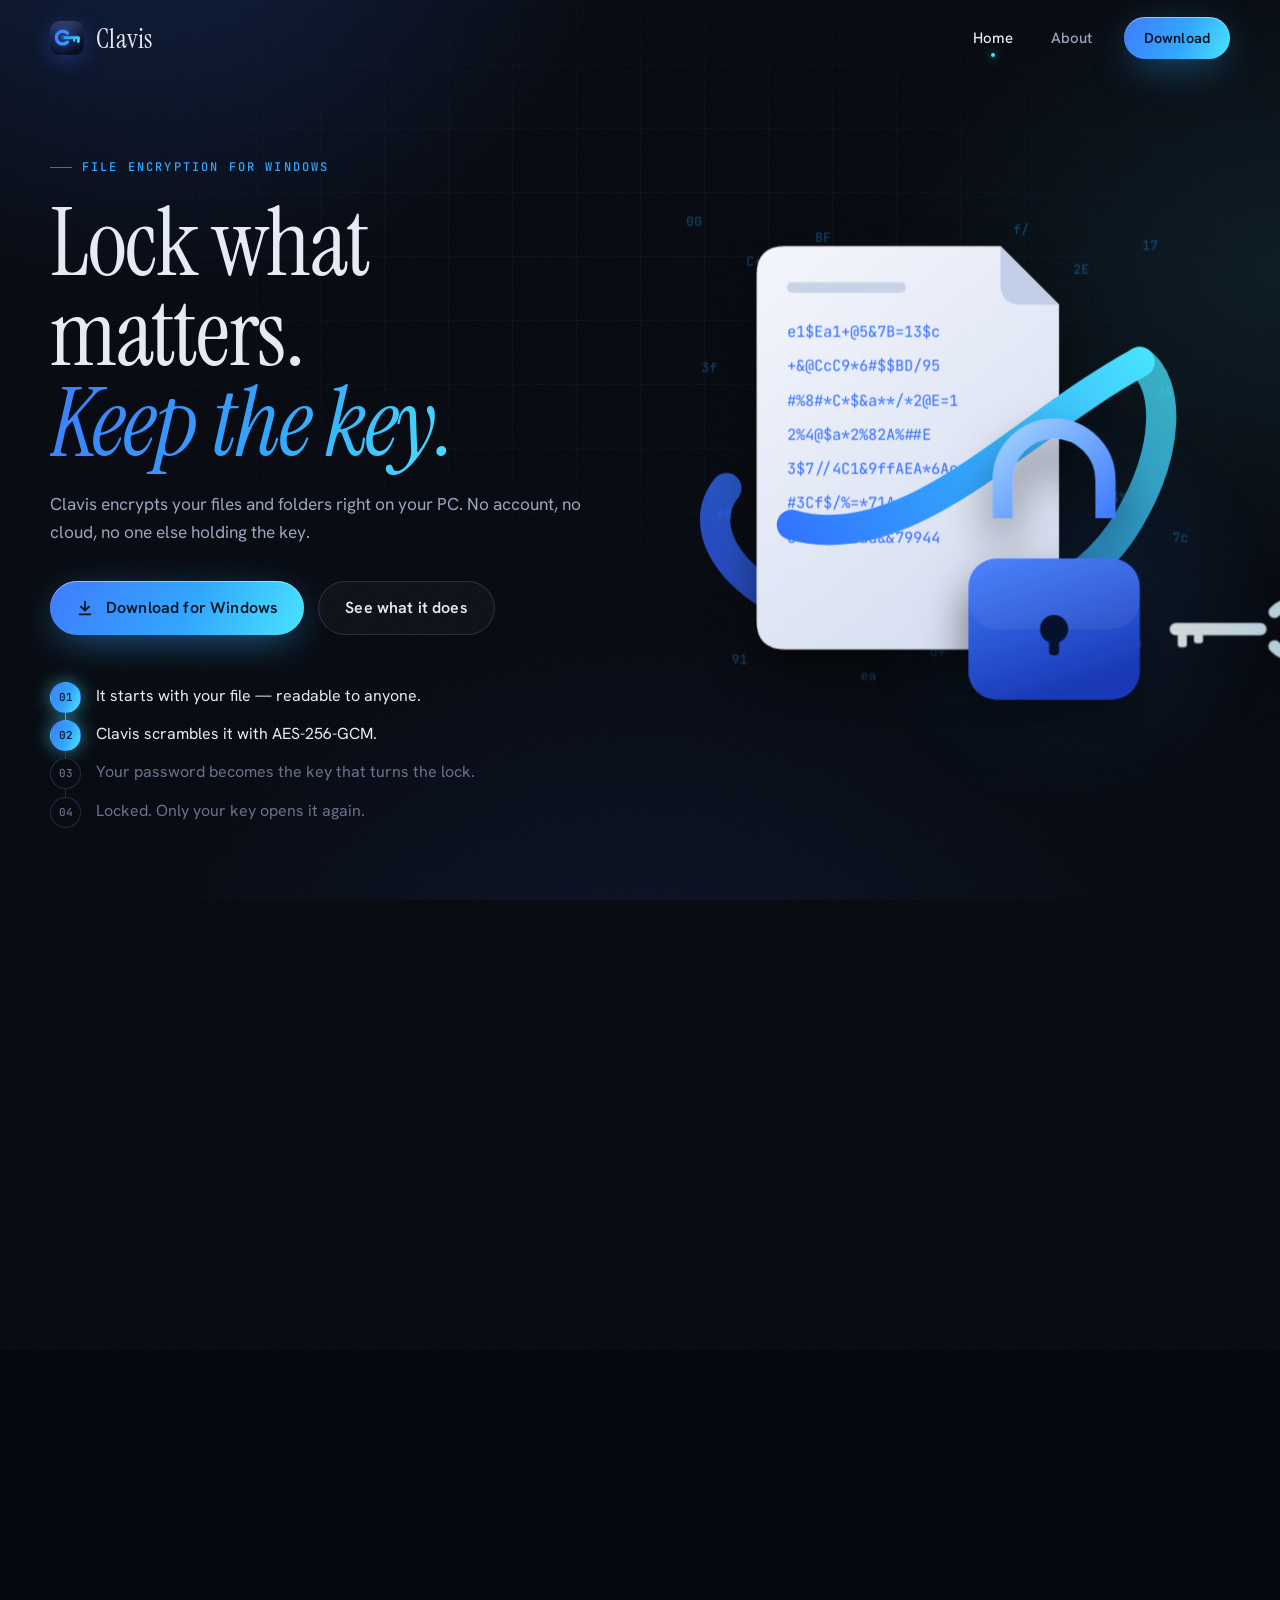
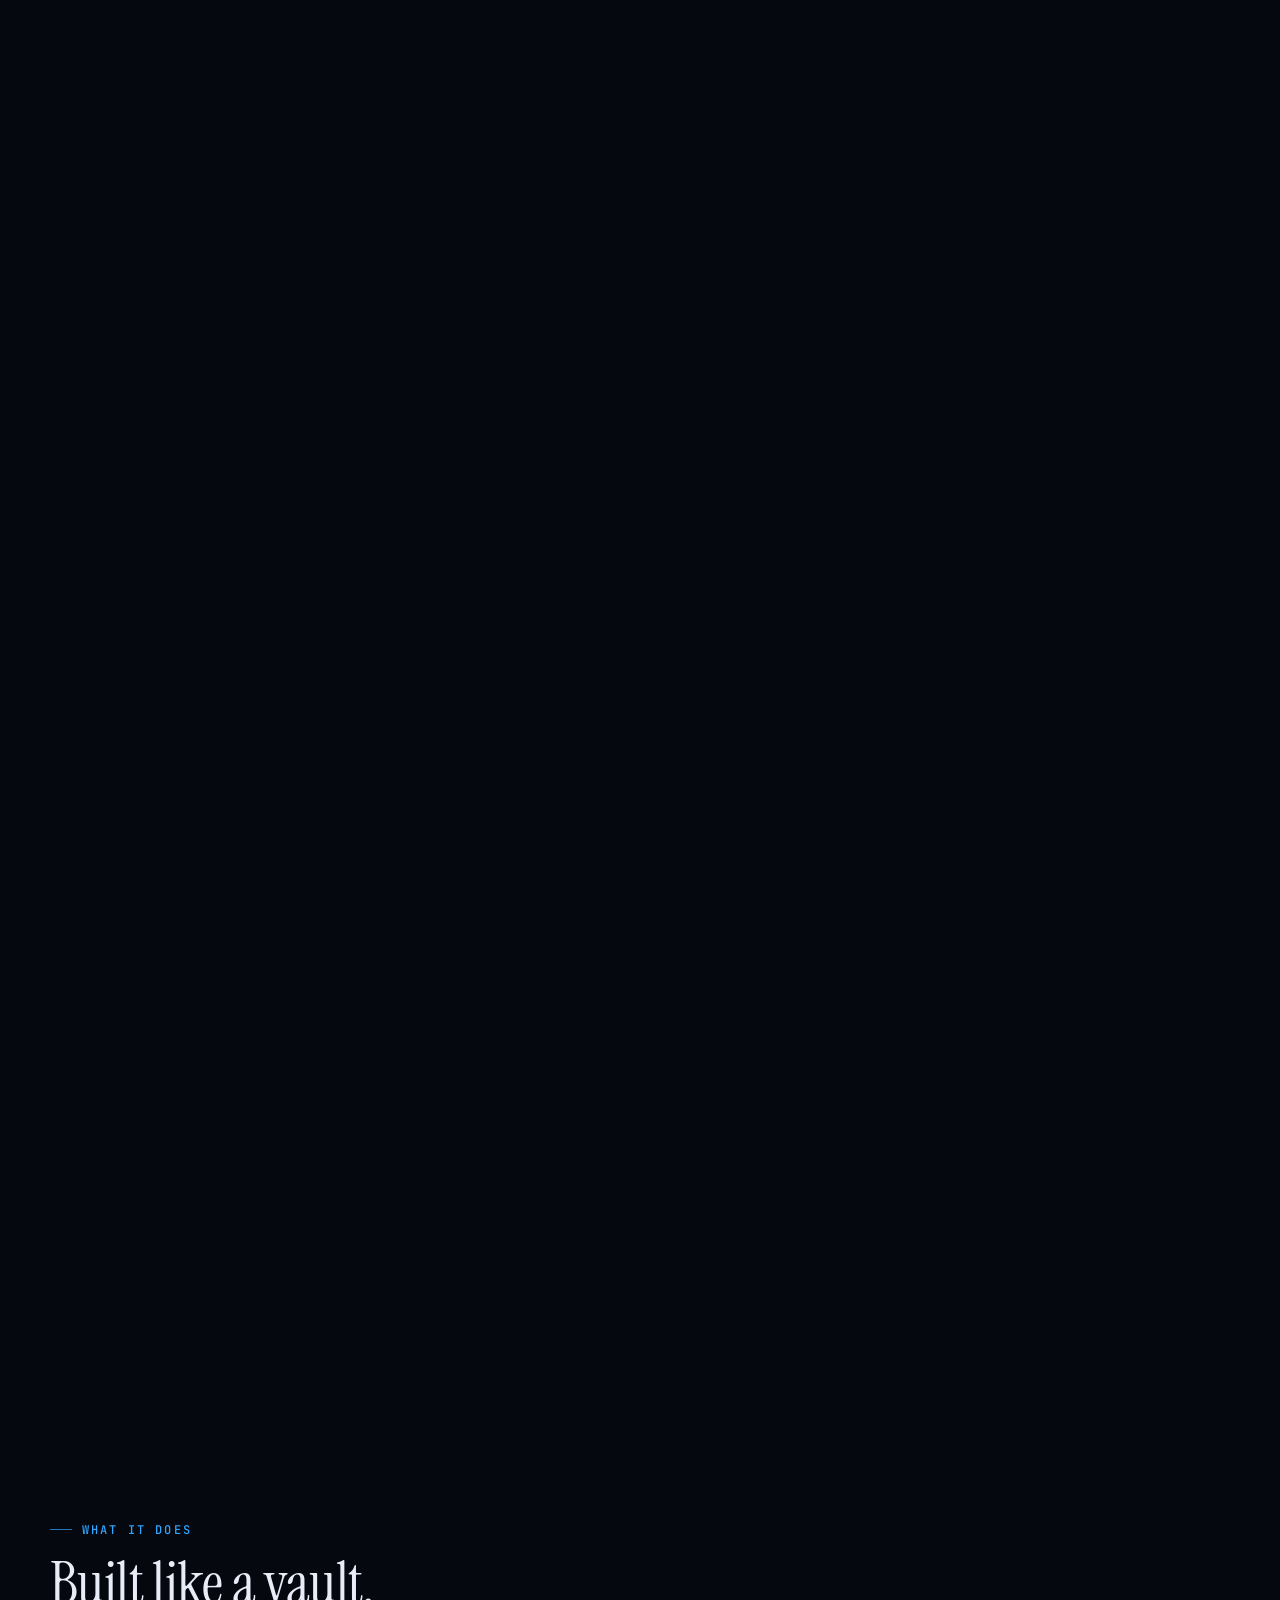
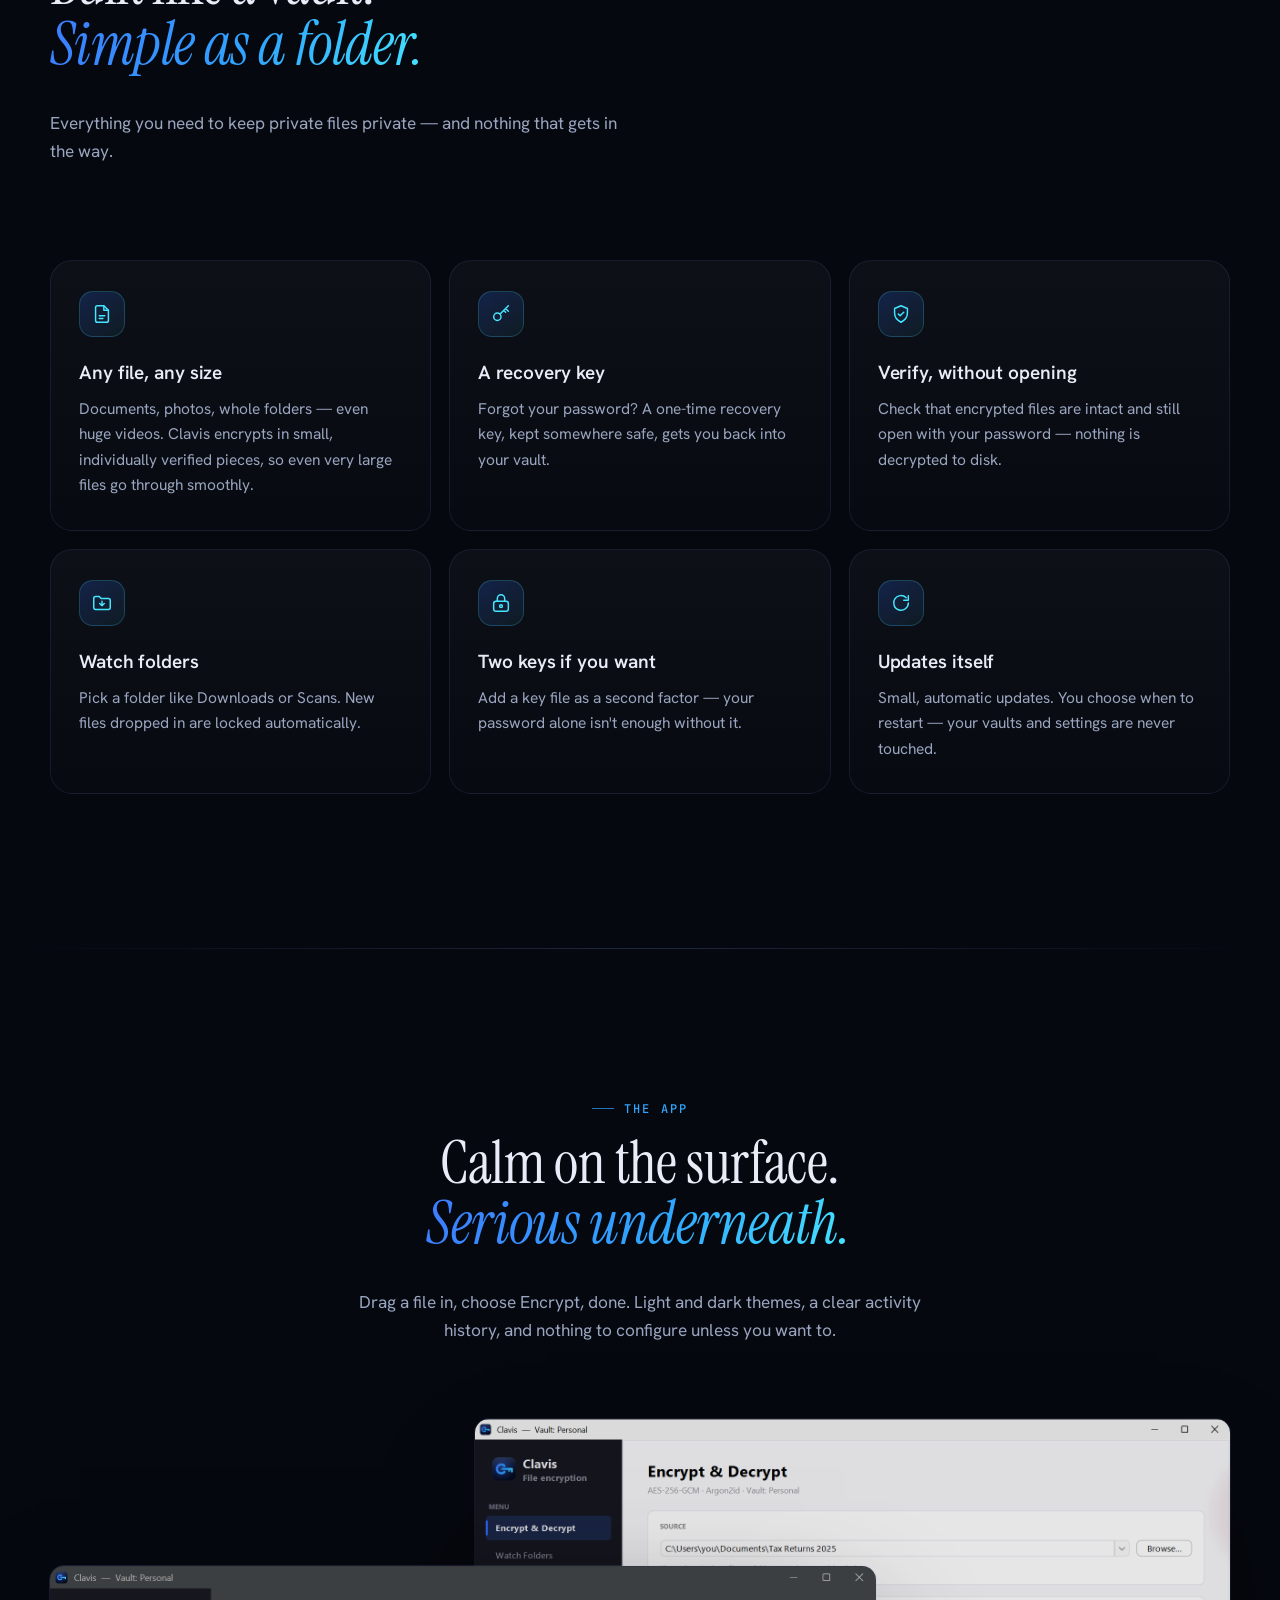
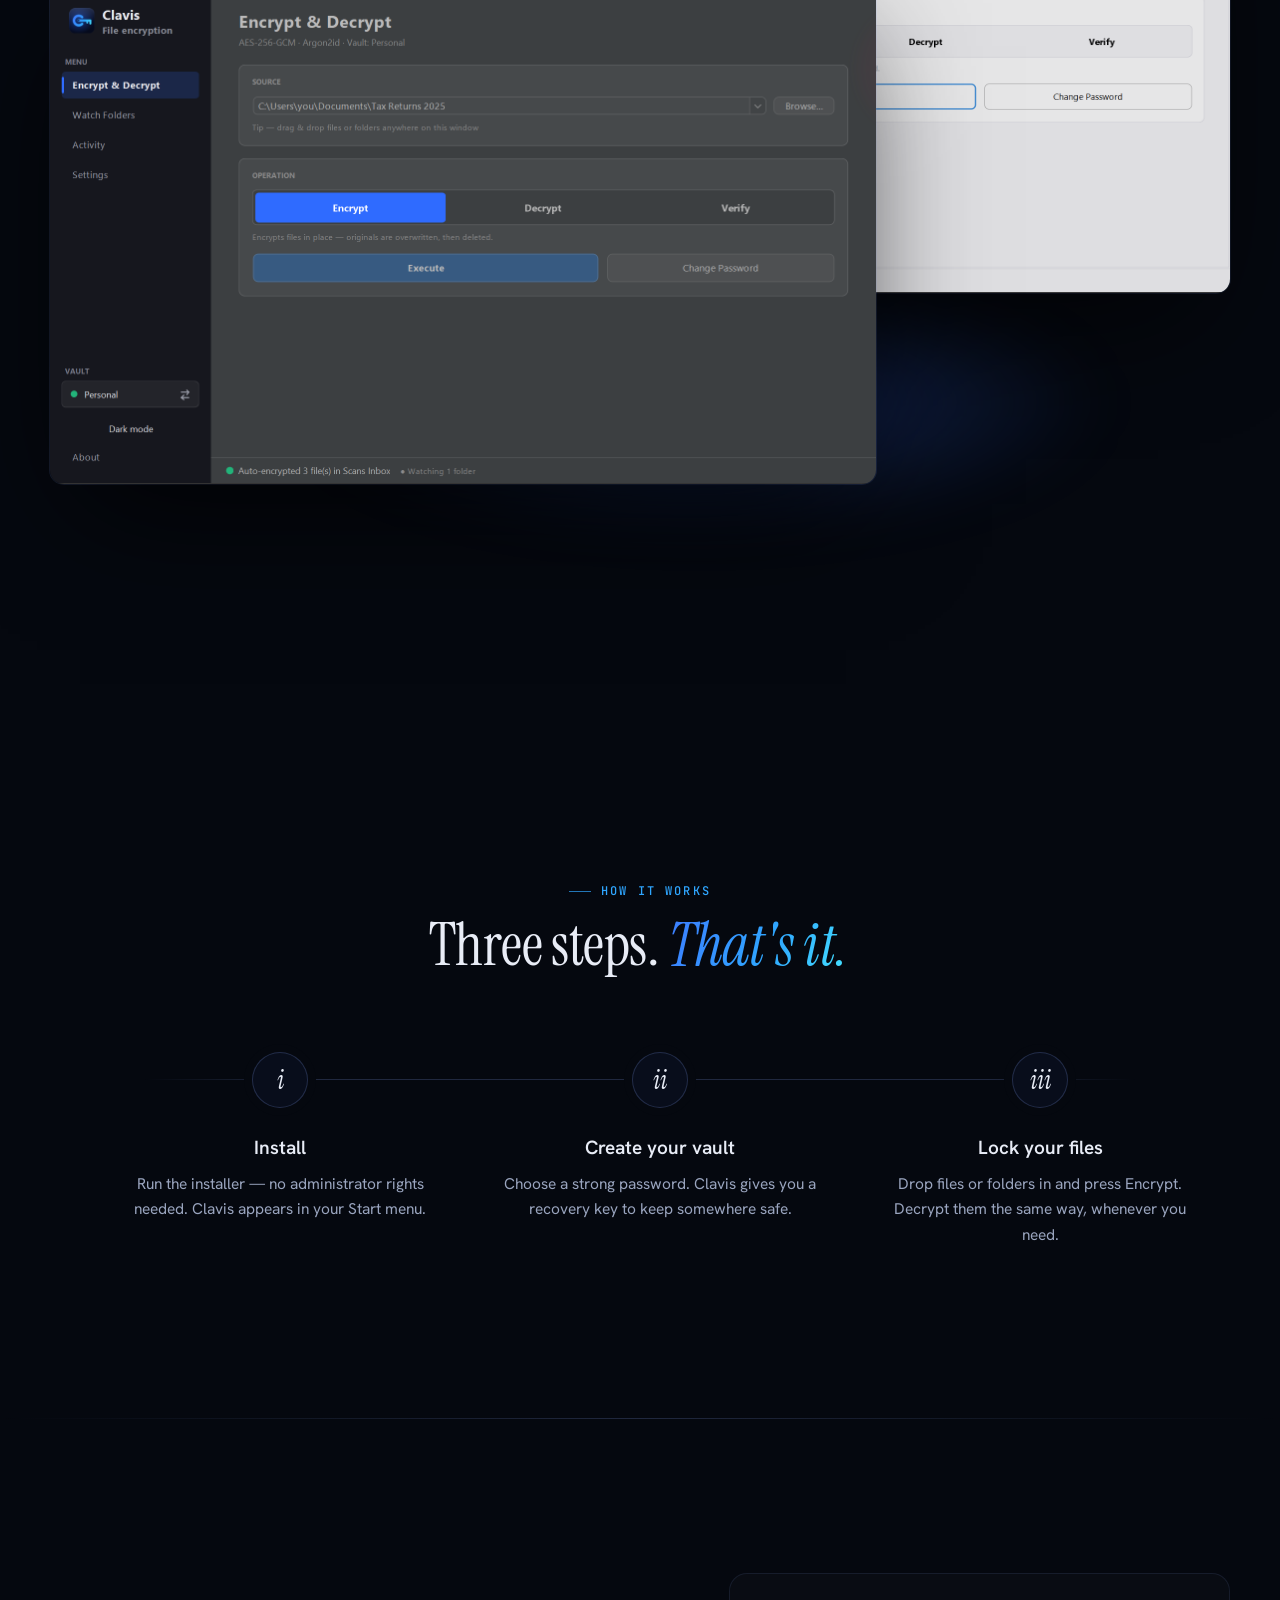
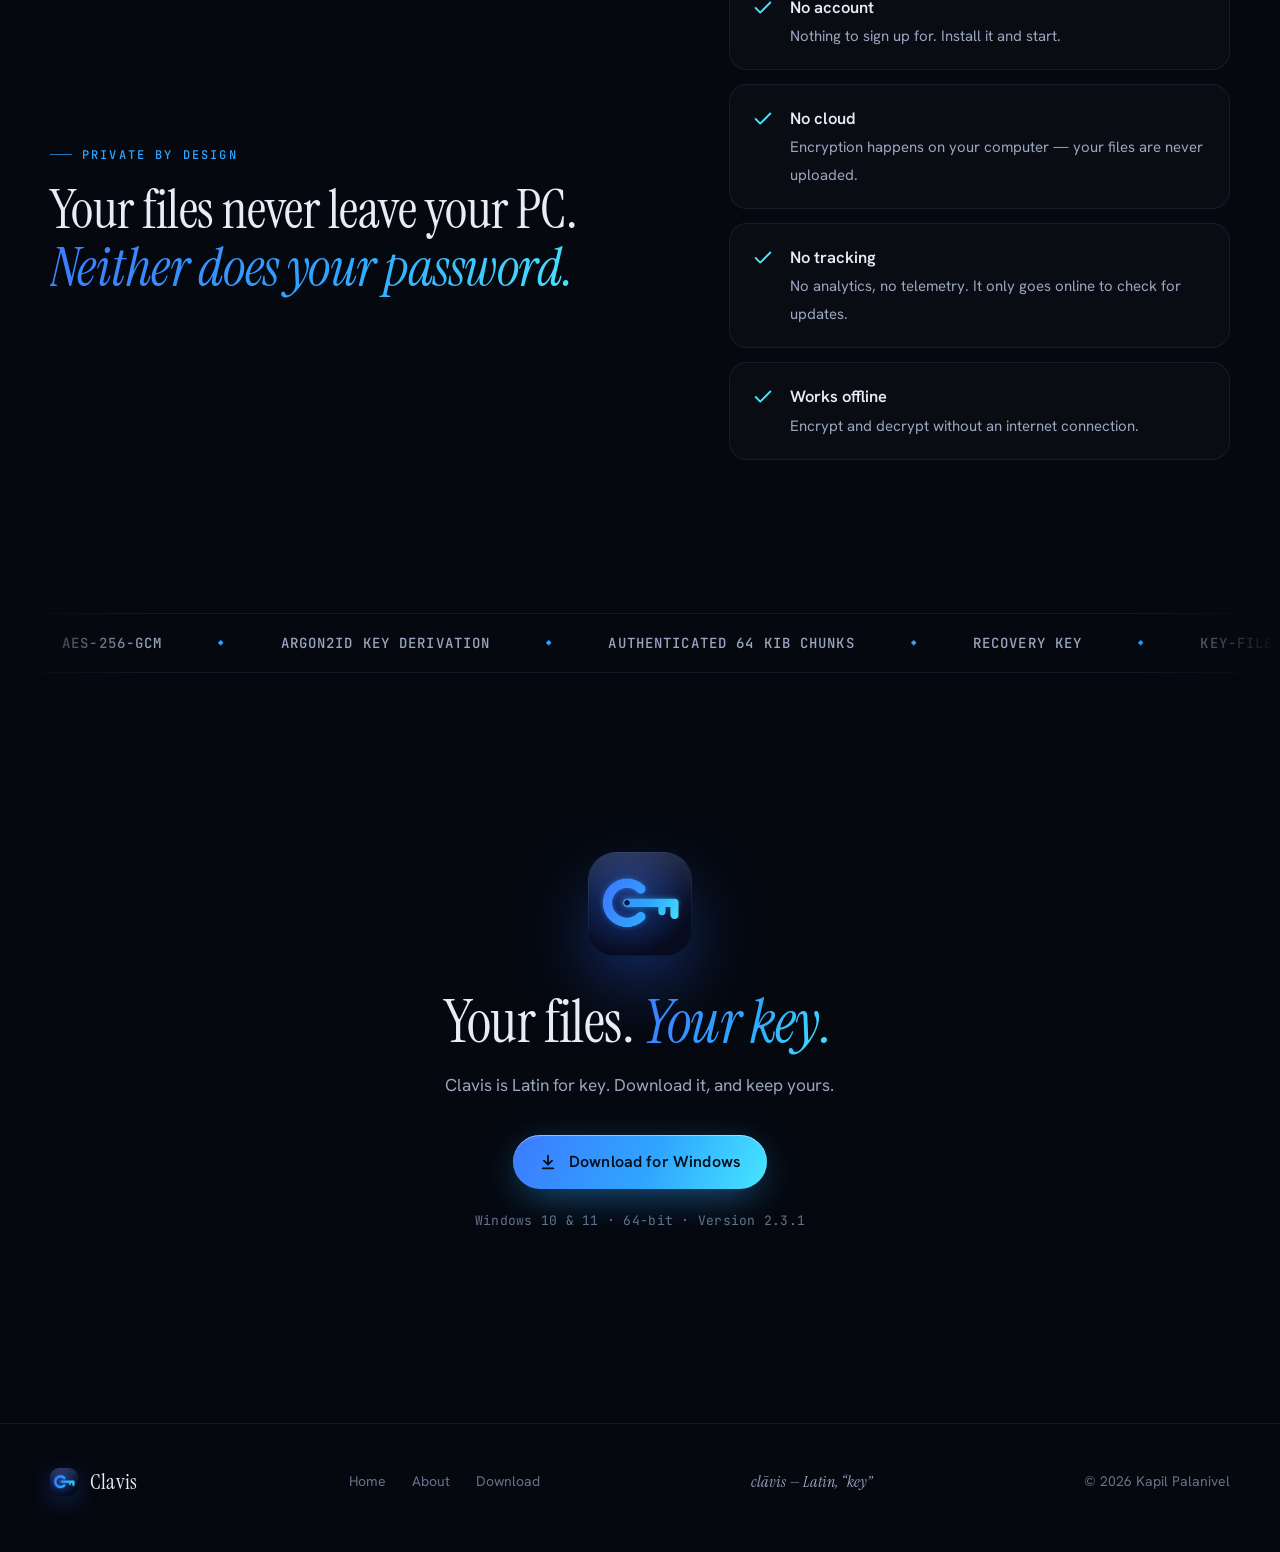
<file: index.html>
<!doctype html>
<html lang="en">
<head>
  <meta charset="utf-8">
  <meta name="viewport" content="width=device-width, initial-scale=1">
  <title>Clavis — File encryption for Windows</title>
  <meta name="description" content="Clavis encrypts your files and folders on your own PC with AES-256-GCM. No account, no cloud — only you hold the key.">
  <meta name="theme-color" content="#05080F">
  <meta property="og:title" content="Clavis — Lock what matters. Keep the key.">
  <meta property="og:description" content="Private, local file encryption for Windows. No account, no cloud.">
  <meta property="og:image" content="https://kapilpalanivel.github.io/clavis/assets/img/og.png">
  <meta name="twitter:card" content="summary_large_image">
  <link rel="icon" href="assets/img/favicon.svg" type="image/svg+xml">
  <link rel="icon" href="assets/img/favicon-32.png" sizes="32x32">
  <link rel="apple-touch-icon" href="assets/img/apple-touch-icon.png">
  <link rel="preconnect" href="https://fonts.googleapis.com">
  <link rel="preconnect" href="https://fonts.gstatic.com" crossorigin>
  <link href="https://fonts.googleapis.com/css2?family=Hanken+Grotesk:wght@400;500;600&family=Instrument+Serif:ital@0;1&family=JetBrains+Mono:wght@400;500&display=swap" rel="stylesheet">
  <link rel="stylesheet" href="assets/css/site.css">
</head>
<body>
  <div class="sky" aria-hidden="true"></div>
  <div class="grain" aria-hidden="true"></div>

  <header class="nav">
    <div class="wrap nav-inner">
      <a class="brand" href="./" aria-label="Clavis home"><img src="assets/img/icon-64.png" alt=""><span>Clavis</span></a>
      <button class="menu-btn" aria-label="Menu" aria-expanded="false">
        <svg width="20" height="20" viewBox="0 0 20 20" fill="none" stroke="currentColor" stroke-width="1.6" stroke-linecap="round"><path d="M3 6h14M3 14h14"/></svg>
      </button>
      <nav class="nav-links" aria-label="Main">
        <a href="./" aria-current="page">Home</a>
        <a href="about.html">About</a>
        <a class="btn btn-primary" href="download.html">Download</a>
      </nav>
    </div>
  </header>

  <main>
    <!-- Scroll story: a document becomes ciphertext, a ribbon wraps it, the key turns, the lock clicks shut. -->
    <section class="story" id="story">
      <div class="wrap stage">
        <div class="story-copy intro">
          <span class="eyebrow">File encryption for Windows</span>
          <h1 class="display">Lock what matters.<br><em>Keep the key.</em></h1>
          <p class="now" aria-live="polite"></p>
          <p class="lede">Clavis encrypts your files and folders right on your PC. No account, no cloud, no one else holding the key.</p>
          <div class="btn-row">
            <a class="btn btn-primary" href="download.html">
              <svg viewBox="0 0 20 20" fill="none" stroke="currentColor" stroke-width="2" stroke-linecap="round" stroke-linejoin="round"><path d="M10 3v10M5.5 8.5 10 13l4.5-4.5M4 17h12"/></svg>
              Download for Windows
            </a>
            <a class="btn btn-ghost" href="#features">See what it does</a>
          </div>
          <ol class="steps" aria-label="How Clavis protects a file">
            <li><b>01</b><span>It starts with your file — readable to anyone.</span></li>
            <li><b>02</b><span>Clavis scrambles it with AES-256-GCM.</span></li>
            <li><b>03</b><span>Your password becomes the key that turns the lock.</span></li>
            <li><b>04</b><span>Locked. Only your key opens it again.</span></li>
          </ol>
        </div>

        <div class="scene-wrap">
          <svg class="scene" id="scene" viewBox="0 0 560 600" role="img" aria-label="A document turns into ciphertext, a ribbon wraps around it and a padlock locks as you scroll">
            <defs>
              <linearGradient id="paper" x1="0" y1="0" x2="0.6" y2="1">
                <stop offset="0" stop-color="#F6F8FE"/><stop offset="1" stop-color="#D9E1F4"/>
              </linearGradient>
              <linearGradient id="ribbon" gradientUnits="userSpaceOnUse" x1="60" y1="420" x2="480" y2="160">
                <stop offset="0" stop-color="#2F5BFF"/><stop offset=".55" stop-color="#2FA6FF"/><stop offset="1" stop-color="#46E6FF"/>
              </linearGradient>
              <linearGradient id="body" x1="0" y1="0" x2="0.4" y2="1">
                <stop offset="0" stop-color="#3D7BFF"/><stop offset="1" stop-color="#1636B8"/>
              </linearGradient>
              <linearGradient id="shackleG" x1="0" y1="0" x2="1" y2="1">
                <stop offset="0" stop-color="#9FD2FF"/><stop offset="1" stop-color="#3D7BFF"/>
              </linearGradient>
              <linearGradient id="keyG" gradientUnits="userSpaceOnUse" x1="-30" y1="-30" x2="130" y2="30">
                <stop offset="0" stop-color="#FFFFFF"/><stop offset="1" stop-color="#BDEBFF"/>
              </linearGradient>
              <radialGradient id="glowG" cx=".5" cy=".5" r=".5">
                <stop offset="0" stop-color="#2F8CFF" stop-opacity=".55"/><stop offset="1" stop-color="#2F8CFF" stop-opacity="0"/>
              </radialGradient>
              <filter id="shadow" x="-30%" y="-30%" width="160%" height="170%">
                <feDropShadow dx="0" dy="24" stdDeviation="22" flood-color="#000" flood-opacity=".55"/>
              </filter>
              <clipPath id="keyClip"><rect x="0" y="-120" width="400" height="240"/></clipPath>
            </defs>

            <circle id="lock-glow" cx="400" cy="420" r="210" fill="url(#glowG)" style="opacity:.25"/>
            <g id="bits" class="bits" style="opacity:.15"></g>

            <path id="ribbon-back" d="M 60 300 C 20 350, 90 430, 210 438 C 330 446, 420 400, 460 330 C 500 262, 500 196, 470 175"
                  fill="none" stroke="url(#ribbon)" stroke-width="30" stroke-linecap="round" opacity=".75"/>

            <g id="doc" filter="url(#shadow)">
              <path d="M 118 60 H 332 L 390 118 V 432 Q 390 460 362 460 H 118 Q 90 460 90 432 V 88 Q 90 60 118 60 Z" fill="url(#paper)"/>
              <path d="M 332 60 L 390 118 H 352 Q 332 118 332 98 Z" fill="#C4CFEA"/>
              <rect x="120" y="96" width="118" height="10" rx="5" fill="#C9D3EA"/>
              <g id="doc-lines" font-size="15">
                <text x="120" y="150">Q3 budget - final</text>
                <text x="120" y="184">passport_scan.jpg</text>
                <text x="120" y="218">Dear Maya, the safe</text>
                <text x="120" y="252">code is 4 1 7 7.</text>
                <text x="120" y="286">tax_return_2025.pdf</text>
                <text x="120" y="320">family photos/</text>
                <text x="120" y="354">call the bank Fri</text>
              </g>
            </g>

            <path id="ribbon-front" d="M 470 175 C 330 250, 200 420, 60 300"
                  fill="none" stroke="url(#ribbon)" stroke-width="30" stroke-linecap="round"/>

            <g transform="translate(300 330)" filter="url(#shadow)">
              <path id="shackle" d="M 34 46 V 8 A 51 51 0 0 1 136 8 V 46" fill="none" stroke="url(#shackleG)" stroke-width="20"/>
              <rect x="0" y="40" width="170" height="140" rx="28" fill="url(#body)"/>
              <rect x="0" y="40" width="170" height="70" rx="28" fill="#FFFFFF" opacity=".06"/>
              <g transform="translate(85 110)">
                <g id="keyhole-slot">
                  <circle r="14" fill="#06112B"/>
                  <rect x="-5" y="0" width="10" height="26" rx="4" fill="#06112B"/>
                </g>
                <circle id="click-ring" r="14" fill="none" stroke="#46E6FF" stroke-width="2" style="opacity:0"/>
                <g clip-path="url(#keyClip)">
                  <g id="key" transform="translate(150 0)" style="opacity:0">
                    <rect x="-34" y="-6" width="96" height="12" rx="6" fill="url(#keyG)"/>
                    <rect x="-26" y="4" width="9" height="14" rx="3" fill="url(#keyG)"/>
                    <rect x="-10" y="4" width="9" height="10" rx="3" fill="url(#keyG)"/>
                    <g id="key-bow">
                      <path d="M 70 -17 A 25 25 0 1 1 70 17" fill="none" stroke="url(#keyG)" stroke-width="12" stroke-linecap="round"/>
                    </g>
                  </g>
                </g>
              </g>
            </g>
          </svg>
        </div>
      </div>
      <div class="scroll-hint" aria-hidden="true"><span>Scroll to lock</span><i></i></div>
    </section>

    <section class="block" id="features">
      <div class="wrap">
        <div class="block-head" data-reveal>
          <span class="eyebrow">What it does</span>
          <h2 class="h2">Built like a vault.<br><em>Simple as a folder.</em></h2>
          <p class="lede">Everything you need to keep private files private — and nothing that gets in the way.</p>
        </div>
        <div class="features">
          <article class="card" data-reveal>
            <div class="ico"><svg viewBox="0 0 24 24" fill="none" stroke="currentColor" stroke-width="1.6" stroke-linecap="round" stroke-linejoin="round"><path d="M14 3H7a2 2 0 0 0-2 2v14a2 2 0 0 0 2 2h10a2 2 0 0 0 2-2V8z"/><path d="M14 3v5h5"/><path d="M9 14h6M9 17h4"/></svg></div>
            <h3>Any file, any size</h3>
            <p>Documents, photos, whole folders — even huge videos. Clavis encrypts in small, individually verified pieces, so even very large files go through smoothly.</p>
          </article>
          <article class="card" data-reveal style="--d:.06s">
            <div class="ico"><svg viewBox="0 0 24 24" fill="none" stroke="currentColor" stroke-width="1.6" stroke-linecap="round" stroke-linejoin="round"><circle cx="8" cy="15" r="4"/><path d="m11 12 9-9M17 6l3 3M15 8l2 2"/></svg></div>
            <h3>A recovery key</h3>
            <p>Forgot your password? A one-time recovery key, kept somewhere safe, gets you back into your vault.</p>
          </article>
          <article class="card" data-reveal style="--d:.12s">
            <div class="ico"><svg viewBox="0 0 24 24" fill="none" stroke="currentColor" stroke-width="1.6" stroke-linecap="round" stroke-linejoin="round"><path d="M12 3 5 6v5c0 4.5 3 8 7 10 4-2 7-5.5 7-10V6z"/><path d="m9 12 2 2 4-4"/></svg></div>
            <h3>Verify, without opening</h3>
            <p>Check that encrypted files are intact and still open with your password — nothing is decrypted to disk.</p>
          </article>
          <article class="card" data-reveal>
            <div class="ico"><svg viewBox="0 0 24 24" fill="none" stroke="currentColor" stroke-width="1.6" stroke-linecap="round" stroke-linejoin="round"><path d="M3 7a2 2 0 0 1 2-2h4l2 2h8a2 2 0 0 1 2 2v8a2 2 0 0 1-2 2H5a2 2 0 0 1-2-2z"/><path d="M12 10v5M9.5 12.5 12 15l2.5-2.5"/></svg></div>
            <h3>Watch folders</h3>
            <p>Pick a folder like Downloads or Scans. New files dropped in are locked automatically.</p>
          </article>
          <article class="card" data-reveal style="--d:.06s">
            <div class="ico"><svg viewBox="0 0 24 24" fill="none" stroke="currentColor" stroke-width="1.6" stroke-linecap="round" stroke-linejoin="round"><rect x="4" y="10" width="16" height="11" rx="2.5"/><path d="M8 10V7a4 4 0 0 1 8 0v3"/><circle cx="12" cy="15.5" r="1.5"/></svg></div>
            <h3>Two keys if you want</h3>
            <p>Add a key file as a second factor — your password alone isn't enough without it.</p>
          </article>
          <article class="card" data-reveal style="--d:.12s">
            <div class="ico"><svg viewBox="0 0 24 24" fill="none" stroke="currentColor" stroke-width="1.6" stroke-linecap="round" stroke-linejoin="round"><path d="M20 12a8 8 0 1 1-2.3-5.7"/><path d="M20 4v5h-5"/></svg></div>
            <h3>Updates itself</h3>
            <p>Small, automatic updates. You choose when to restart — your vaults and settings are never touched.</p>
          </article>
        </div>
      </div>
    </section>

    <div class="rule"></div>

    <section class="block" id="app">
      <div class="wrap">
        <div class="block-head center" data-reveal>
          <span class="eyebrow">The app</span>
          <h2 class="h2">Calm on the surface.<br><em>Serious underneath.</em></h2>
          <p class="lede">Drag a file in, choose Encrypt, done. Light and dark themes, a clear activity history, and nothing to configure unless you want to.</p>
        </div>
        <div class="windows" data-reveal>
          <div class="window back"><img src="assets/img/app-light.png" alt="Clavis in light mode" width="1658" height="1040" loading="lazy"></div>
          <div class="window front"><img src="assets/img/app-dark.png" alt="Clavis main window in dark mode: encrypt, decrypt and verify" width="1658" height="1040" loading="lazy"></div>
        </div>
        <div class="tags" data-reveal>
          <span class="tag">Drag &amp; drop</span><span class="tag">Encrypt · Decrypt · Verify</span><span class="tag">Multiple vaults</span>
          <span class="tag">Activity history</span><span class="tag">Light &amp; dark</span><span class="tag">Auto-lock on sleep</span>
        </div>
      </div>
    </section>

    <section class="block" id="how">
      <div class="wrap">
        <div class="block-head center" data-reveal>
          <span class="eyebrow">How it works</span>
          <h2 class="h2">Three steps. <em>That's it.</em></h2>
        </div>
        <ol class="how">
          <li data-reveal><div class="n">i</div><h3>Install</h3><p>Run the installer — no administrator rights needed. Clavis appears in your Start menu.</p></li>
          <li data-reveal style="--d:.08s"><div class="n">ii</div><h3>Create your vault</h3><p>Choose a strong password. Clavis gives you a recovery key to keep somewhere safe.</p></li>
          <li data-reveal style="--d:.16s"><div class="n">iii</div><h3>Lock your files</h3><p>Drop files or folders in and press Encrypt. Decrypt them the same way, whenever you need.</p></li>
        </ol>
      </div>
    </section>

    <div class="rule"></div>

    <section class="block" id="privacy">
      <div class="wrap privacy">
        <div data-reveal>
          <span class="eyebrow">Private by design</span>
          <p class="statement">Your files never leave your PC. <em>Neither does your password.</em></p>
        </div>
        <ul class="checks">
          <li data-reveal><svg viewBox="0 0 24 24" fill="none" stroke="currentColor" stroke-width="2" stroke-linecap="round" stroke-linejoin="round"><path d="M20 6 9 17l-5-5"/></svg><div><b>No account</b><span>Nothing to sign up for. Install it and start.</span></div></li>
          <li data-reveal style="--d:.06s"><svg viewBox="0 0 24 24" fill="none" stroke="currentColor" stroke-width="2" stroke-linecap="round" stroke-linejoin="round"><path d="M20 6 9 17l-5-5"/></svg><div><b>No cloud</b><span>Encryption happens on your computer — your files are never uploaded.</span></div></li>
          <li data-reveal style="--d:.12s"><svg viewBox="0 0 24 24" fill="none" stroke="currentColor" stroke-width="2" stroke-linecap="round" stroke-linejoin="round"><path d="M20 6 9 17l-5-5"/></svg><div><b>No tracking</b><span>No analytics, no telemetry. It only goes online to check for updates.</span></div></li>
          <li data-reveal style="--d:.18s"><svg viewBox="0 0 24 24" fill="none" stroke="currentColor" stroke-width="2" stroke-linecap="round" stroke-linejoin="round"><path d="M20 6 9 17l-5-5"/></svg><div><b>Works offline</b><span>Encrypt and decrypt without an internet connection.</span></div></li>
        </ul>
      </div>
    </section>

    <div class="marquee" aria-hidden="true">
      <div class="marquee-track">
        <span>AES-256-GCM</span><span>Argon2id key derivation</span><span>Authenticated 64 KiB chunks</span><span>Recovery key</span><span>Key-file two-factor</span><span>Windows 10 &amp; 11</span>
        <span>AES-256-GCM</span><span>Argon2id key derivation</span><span>Authenticated 64 KiB chunks</span><span>Recovery key</span><span>Key-file two-factor</span><span>Windows 10 &amp; 11</span>
      </div>
    </div>

    <section class="cta">
      <div class="wrap" data-reveal>
        <img class="mark" src="assets/img/icon-192.png" alt="" width="104" height="104">
        <h2 class="h2">Your files. <em>Your key.</em></h2>
        <p class="lede">Clavis is Latin for key. Download it, and keep yours.</p>
        <div class="btn-row">
          <a class="btn btn-primary" href="download.html">
            <svg viewBox="0 0 20 20" fill="none" stroke="currentColor" stroke-width="2" stroke-linecap="round" stroke-linejoin="round"><path d="M10 3v10M5.5 8.5 10 13l4.5-4.5M4 17h12"/></svg>
            Download for Windows
          </a>
        </div>
        <p class="fineprint">Windows 10 &amp; 11 · 64-bit · Version <span data-release="version">2.3.0</span></p>
      </div>
    </section>
  </main>

  <footer class="footer">
    <div class="wrap">
      <a class="brand" href="./"><img src="assets/img/icon-64.png" alt=""><span>Clavis</span></a>
      <nav aria-label="Footer"><a href="./">Home</a><a href="about.html">About</a><a href="download.html">Download</a></nav>
      <span class="latin">clāvis — Latin, “key”</span>
      <span>© <span data-year>2026</span> Kapil Palanivel</span>
    </div>
  </footer>

  <script src="assets/js/site.js" defer></script>
</body>
</html>
</file>
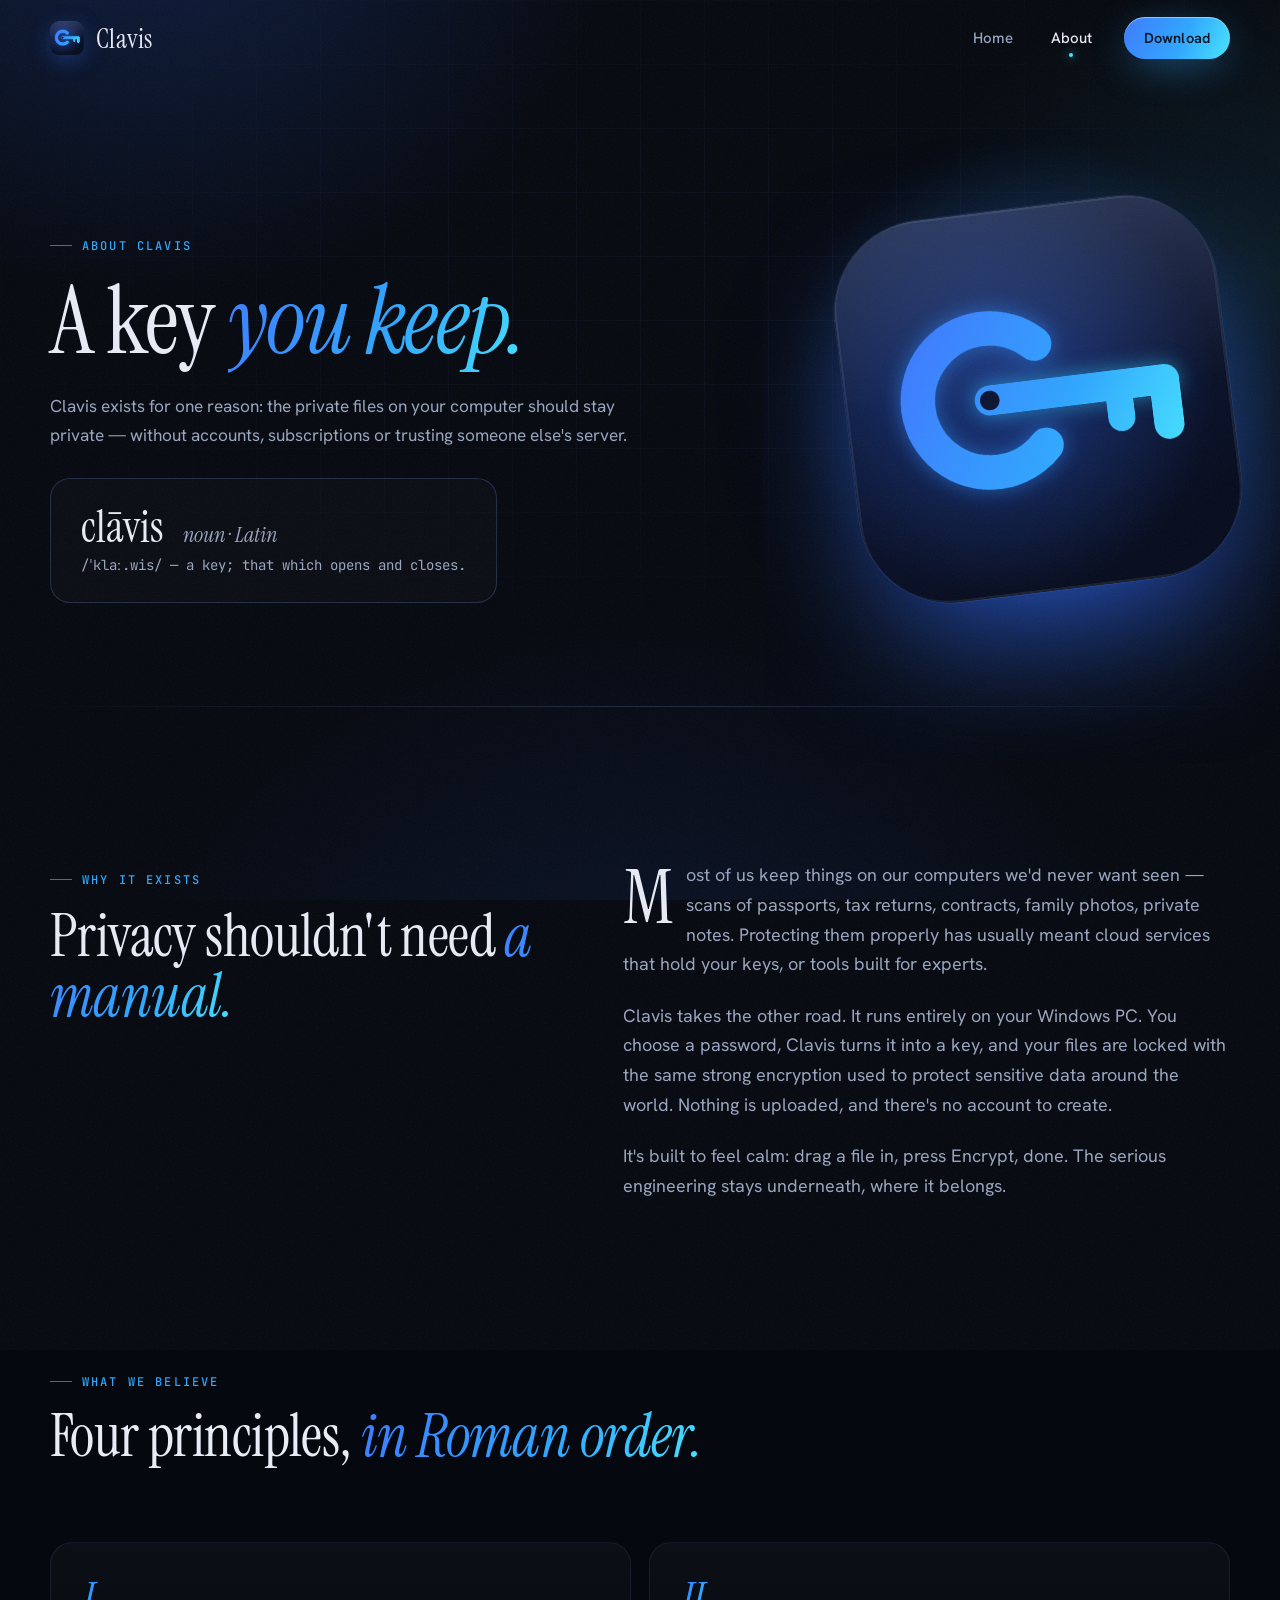
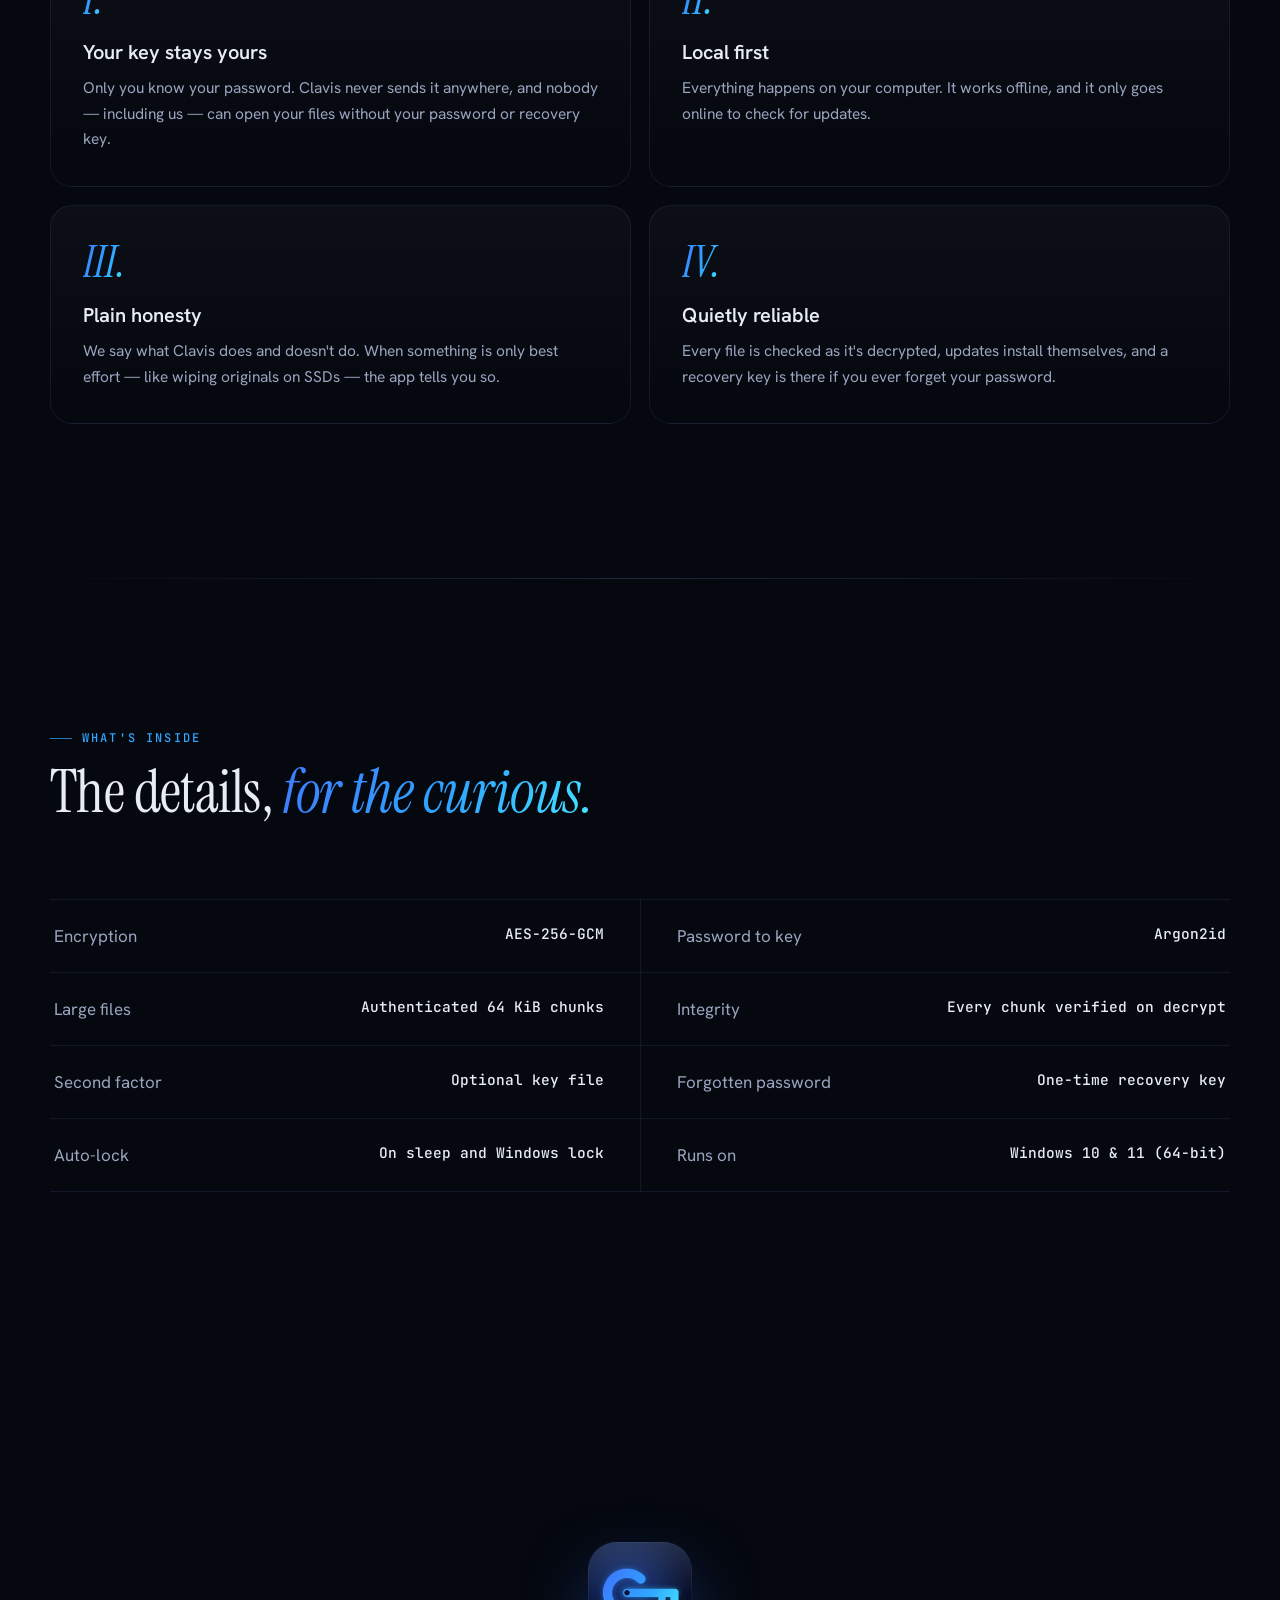
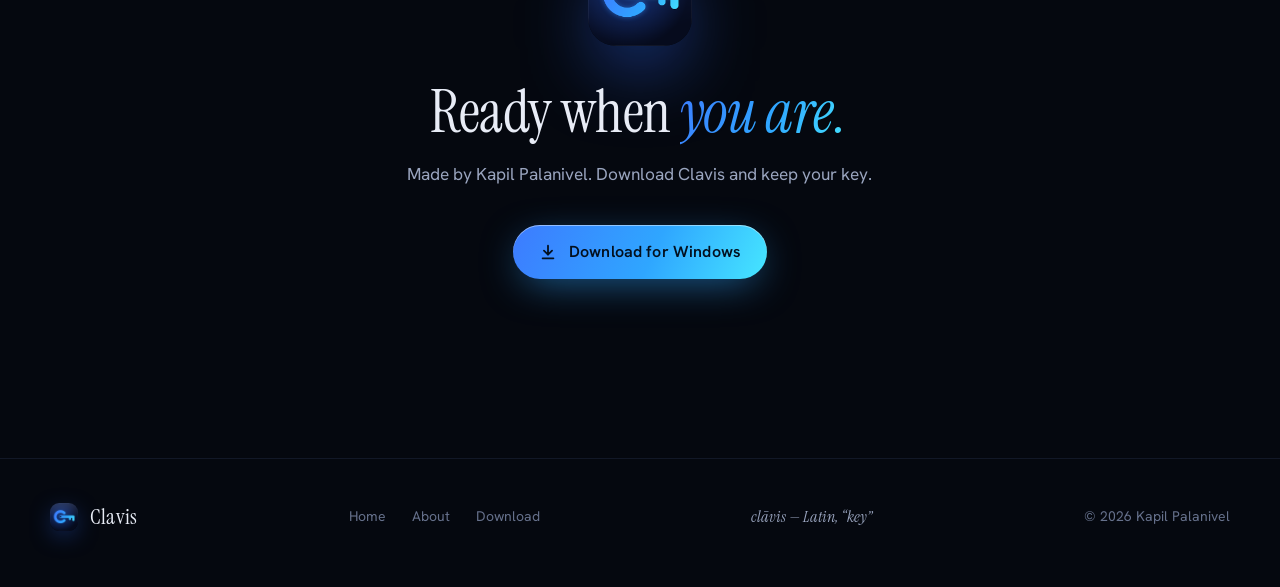
<file: about.html>
<!doctype html>
<html lang="en">
<head>
  <meta charset="utf-8">
  <meta name="viewport" content="width=device-width, initial-scale=1">
  <title>About — Clavis</title>
  <meta name="description" content="Why Clavis exists: simple, private file encryption that keeps the key in your hands.">
  <meta name="theme-color" content="#05080F">
  <meta property="og:title" content="About Clavis">
  <meta property="og:image" content="https://kapilpalanivel.github.io/clavis/assets/img/og.png">
  <meta name="twitter:card" content="summary_large_image">
  <link rel="icon" href="assets/img/favicon.svg" type="image/svg+xml">
  <link rel="icon" href="assets/img/favicon-32.png" sizes="32x32">
  <link rel="apple-touch-icon" href="assets/img/apple-touch-icon.png">
  <link rel="preconnect" href="https://fonts.googleapis.com">
  <link rel="preconnect" href="https://fonts.gstatic.com" crossorigin>
  <link href="https://fonts.googleapis.com/css2?family=Hanken+Grotesk:wght@400;500;600&family=Instrument+Serif:ital@0;1&family=JetBrains+Mono:wght@400;500&display=swap" rel="stylesheet">
  <link rel="stylesheet" href="assets/css/site.css">
</head>
<body>
  <div class="sky" aria-hidden="true"></div>
  <div class="grain" aria-hidden="true"></div>

  <header class="nav">
    <div class="wrap nav-inner">
      <a class="brand" href="./" aria-label="Clavis home"><img src="assets/img/icon-64.png" alt=""><span>Clavis</span></a>
      <button class="menu-btn" aria-label="Menu" aria-expanded="false">
        <svg width="20" height="20" viewBox="0 0 20 20" fill="none" stroke="currentColor" stroke-width="1.6" stroke-linecap="round"><path d="M3 6h14M3 14h14"/></svg>
      </button>
      <nav class="nav-links" aria-label="Main">
        <a href="./">Home</a>
        <a href="about.html" aria-current="page">About</a>
        <a class="btn btn-primary" href="download.html">Download</a>
      </nav>
    </div>
  </header>

  <main>
    <section class="page-hero" id="top">
      <div class="hero-mark-glow" aria-hidden="true"></div>
      <img class="hero-mark" src="assets/img/icon-512.png" alt="" aria-hidden="true">
      <div class="wrap intro">
        <span class="eyebrow">About Clavis</span>
        <h1 class="display">A key <em>you keep.</em></h1>
        <p class="lede">Clavis exists for one reason: the private files on your computer should stay private — without accounts, subscriptions or trusting someone else's server.</p>
        <div class="etym" aria-label="Dictionary entry">
          <span class="word">clāvis <i>noun · Latin</i></span>
          <span class="def">/ˈklaː.wis/ — a key; that which opens and closes.</span>
        </div>
      </div>
    </section>

    <div class="rule"></div>

    <section class="block" id="story-text">
      <div class="wrap story-text">
        <div data-reveal>
          <span class="eyebrow">Why it exists</span>
          <h2 class="h2" style="margin-top:18px">Privacy shouldn't need <em>a manual.</em></h2>
        </div>
        <div data-reveal style="--d:.08s">
          <p>Most of us keep things on our computers we'd never want seen — scans of passports, tax returns, contracts, family photos, private notes. Protecting them properly has usually meant cloud services that hold your keys, or tools built for experts.</p>
          <p>Clavis takes the other road. It runs entirely on your Windows PC. You choose a password, Clavis turns it into a key, and your files are locked with the same strong encryption used to protect sensitive data around the world. Nothing is uploaded, and there's no account to create.</p>
          <p>It's built to feel calm: drag a file in, press Encrypt, done. The serious engineering stays underneath, where it belongs.</p>
        </div>
      </div>
    </section>

    <section class="block" id="principles" style="padding-top:0">
      <div class="wrap">
        <div class="block-head" data-reveal>
          <span class="eyebrow">What we believe</span>
          <h2 class="h2">Four principles, <em>in Roman order.</em></h2>
        </div>
        <div class="principles">
          <article class="principle" data-reveal><span class="num">I.</span><h3>Your key stays yours</h3><p>Only you know your password. Clavis never sends it anywhere, and nobody — including us — can open your files without your password or recovery key.</p></article>
          <article class="principle" data-reveal style="--d:.06s"><span class="num">II.</span><h3>Local first</h3><p>Everything happens on your computer. It works offline, and it only goes online to check for updates.</p></article>
          <article class="principle" data-reveal><span class="num">III.</span><h3>Plain honesty</h3><p>We say what Clavis does and doesn't do. When something is only best effort — like wiping originals on SSDs — the app tells you so.</p></article>
          <article class="principle" data-reveal style="--d:.06s"><span class="num">IV.</span><h3>Quietly reliable</h3><p>Every file is checked as it's decrypted, updates install themselves, and a recovery key is there if you ever forget your password.</p></article>
        </div>
      </div>
    </section>

    <div class="rule"></div>

    <section class="block" id="inside">
      <div class="wrap">
        <div class="block-head" data-reveal>
          <span class="eyebrow">What's inside</span>
          <h2 class="h2">The details, <em>for the curious.</em></h2>
        </div>
        <dl class="specs" data-reveal>
          <div class="spec"><dt>Encryption</dt><dd>AES-256-GCM</dd></div>
          <div class="spec"><dt>Password to key</dt><dd>Argon2id</dd></div>
          <div class="spec"><dt>Large files</dt><dd>Authenticated 64 KiB chunks</dd></div>
          <div class="spec"><dt>Integrity</dt><dd>Every chunk verified on decrypt</dd></div>
          <div class="spec"><dt>Second factor</dt><dd>Optional key file</dd></div>
          <div class="spec"><dt>Forgotten password</dt><dd>One-time recovery key</dd></div>
          <div class="spec"><dt>Auto-lock</dt><dd>On sleep and Windows lock</dd></div>
          <div class="spec"><dt>Runs on</dt><dd>Windows 10 &amp; 11 (64-bit)</dd></div>
        </dl>
      </div>
    </section>

    <section class="cta">
      <div class="wrap" data-reveal>
        <img class="mark" src="assets/img/icon-192.png" alt="" width="104" height="104">
        <h2 class="h2">Ready when <em>you are.</em></h2>
        <p class="lede">Made by Kapil Palanivel. Download Clavis and keep your key.</p>
        <div class="btn-row">
          <a class="btn btn-primary" href="download.html">
            <svg viewBox="0 0 20 20" fill="none" stroke="currentColor" stroke-width="2" stroke-linecap="round" stroke-linejoin="round"><path d="M10 3v10M5.5 8.5 10 13l4.5-4.5M4 17h12"/></svg>
            Download for Windows
          </a>
        </div>
      </div>
    </section>
  </main>

  <footer class="footer">
    <div class="wrap">
      <a class="brand" href="./"><img src="assets/img/icon-64.png" alt=""><span>Clavis</span></a>
      <nav aria-label="Footer"><a href="./">Home</a><a href="about.html">About</a><a href="download.html">Download</a></nav>
      <span class="latin">clāvis — Latin, “key”</span>
      <span>© <span data-year>2026</span> Kapil Palanivel</span>
    </div>
  </footer>

  <script src="assets/js/site.js" defer></script>
</body>
</html>
</file>
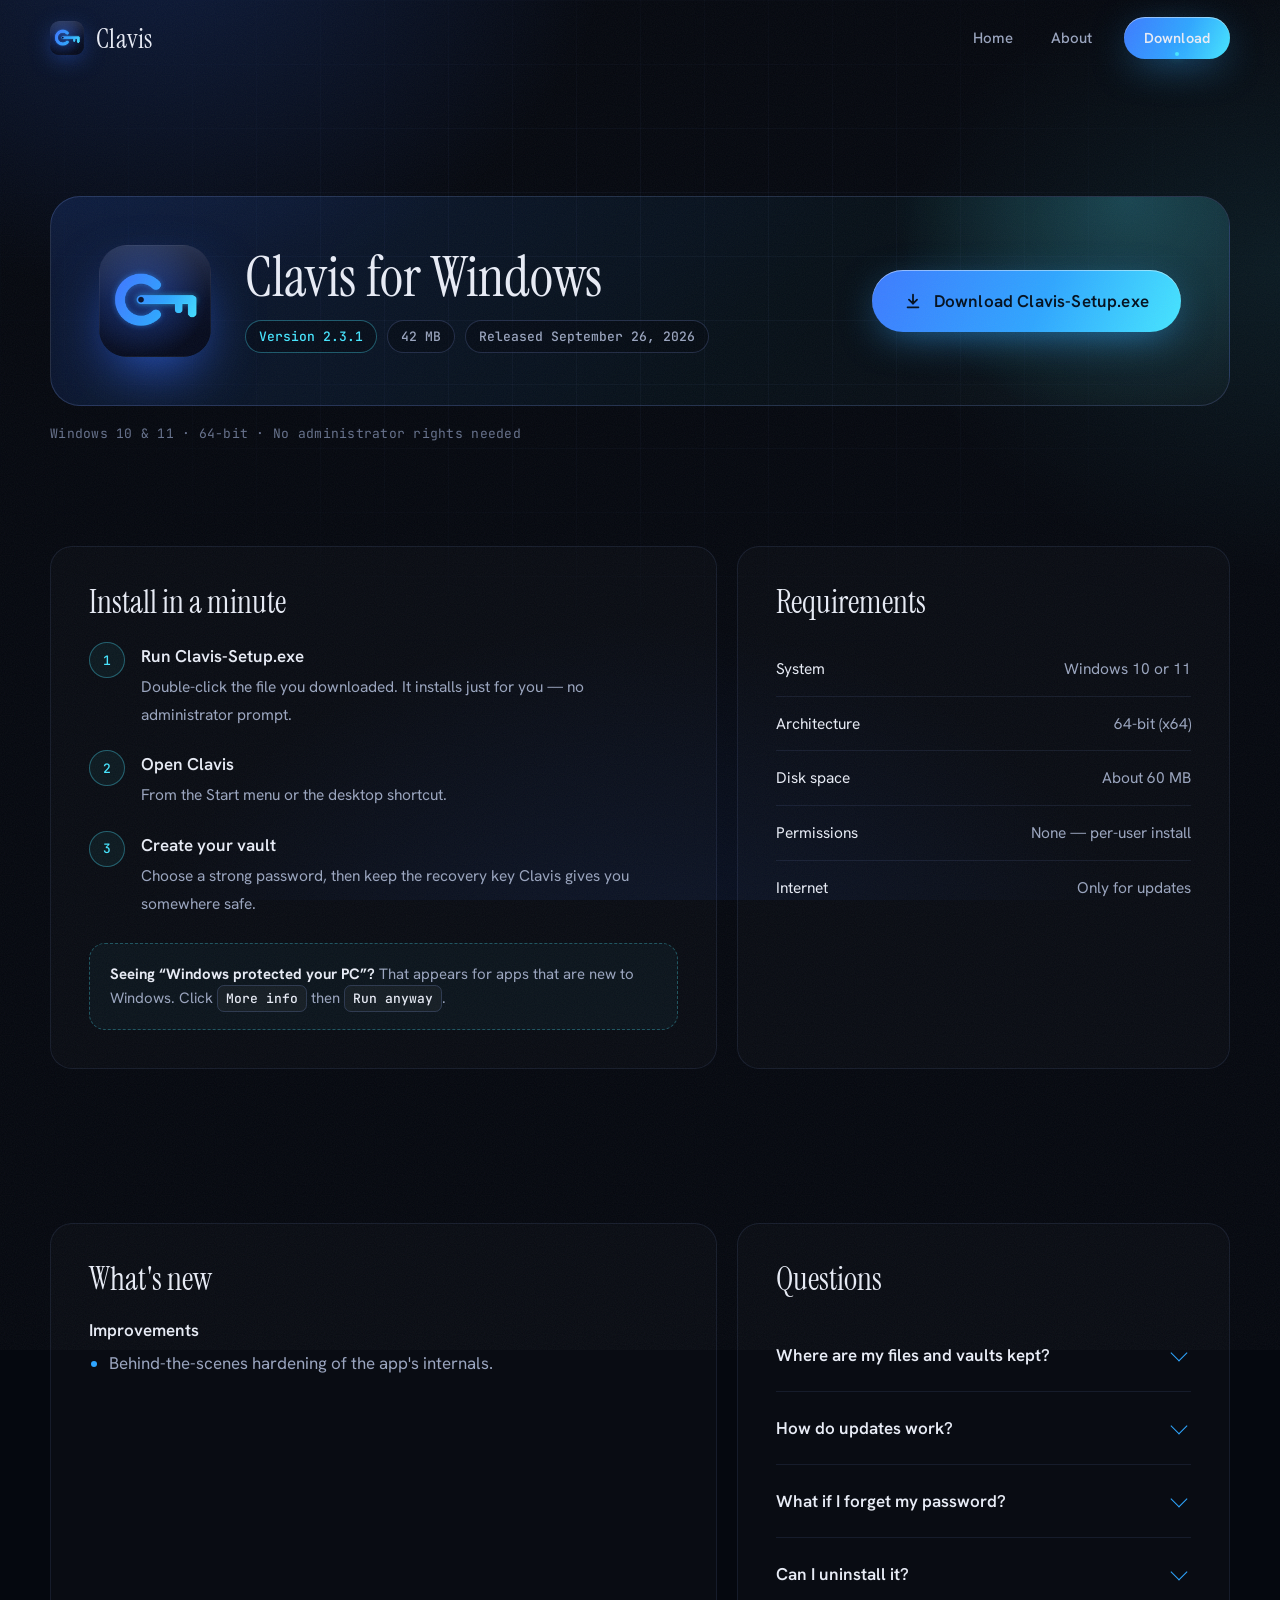
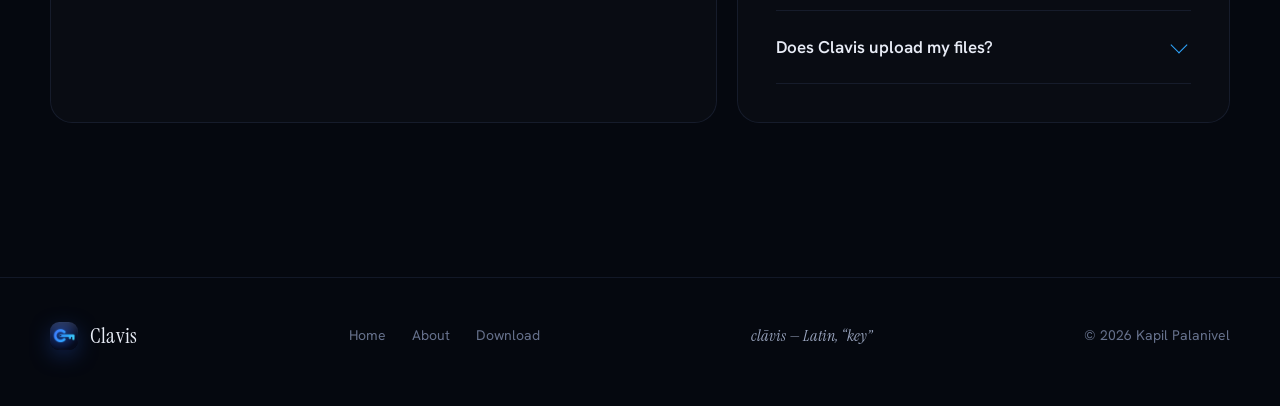
<file: download.html>
<!doctype html>
<html lang="en">
<head>
  <meta charset="utf-8">
  <meta name="viewport" content="width=device-width, initial-scale=1">
  <title>Download — Clavis</title>
  <meta name="description" content="Download Clavis for Windows 10 and 11. One installer, no administrator rights needed.">
  <meta name="theme-color" content="#05080F">
  <meta property="og:title" content="Download Clavis for Windows">
  <meta property="og:image" content="https://kapilpalanivel.github.io/clavis/assets/img/og.png">
  <meta name="twitter:card" content="summary_large_image">
  <link rel="icon" href="assets/img/favicon.svg" type="image/svg+xml">
  <link rel="icon" href="assets/img/favicon-32.png" sizes="32x32">
  <link rel="apple-touch-icon" href="assets/img/apple-touch-icon.png">
  <link rel="preconnect" href="https://fonts.googleapis.com">
  <link rel="preconnect" href="https://fonts.gstatic.com" crossorigin>
  <link href="https://fonts.googleapis.com/css2?family=Hanken+Grotesk:wght@400;500;600&family=Instrument+Serif:ital@0;1&family=JetBrains+Mono:wght@400;500&display=swap" rel="stylesheet">
  <link rel="stylesheet" href="assets/css/site.css">
</head>
<body>
  <div class="sky" aria-hidden="true"></div>
  <div class="grain" aria-hidden="true"></div>

  <header class="nav">
    <div class="wrap nav-inner">
      <a class="brand" href="./" aria-label="Clavis home"><img src="assets/img/icon-64.png" alt=""><span>Clavis</span></a>
      <button class="menu-btn" aria-label="Menu" aria-expanded="false">
        <svg width="20" height="20" viewBox="0 0 20 20" fill="none" stroke="currentColor" stroke-width="1.6" stroke-linecap="round"><path d="M3 6h14M3 14h14"/></svg>
      </button>
      <nav class="nav-links" aria-label="Main">
        <a href="./">Home</a>
        <a href="about.html">About</a>
        <a class="btn btn-primary" href="download.html" aria-current="page">Download</a>
      </nav>
    </div>
  </header>

  <main>
    <section class="dl-hero" id="get">
      <div class="wrap">
        <div class="dl-card intro">
          <img src="assets/img/icon-192.png" alt="Clavis icon" width="112" height="112">
          <div>
            <h1>Clavis for Windows</h1>
            <div class="meta">
              <span class="pill accent">Version <span data-release="version">2.3.0</span></span>
              <span class="pill"><span data-release="size">41 MB</span></span>
              <span class="pill">Released <span data-release="date">September 26, 2026</span></span>
            </div>
          </div>
          <a class="btn btn-primary" id="dl-btn" href="https://github.com/KapilPalanivel/FileEncryptionApp-updates/releases/latest/download/Clavis-Setup.exe">
            <svg viewBox="0 0 20 20" fill="none" stroke="currentColor" stroke-width="2" stroke-linecap="round" stroke-linejoin="round"><path d="M10 3v10M5.5 8.5 10 13l4.5-4.5M4 17h12"/></svg>
            Download Clavis-Setup.exe
          </a>
        </div>
        <p class="fineprint" style="margin-top:18px">Windows 10 &amp; 11 · 64-bit · No administrator rights needed</p>
      </div>
    </section>

    <section class="block" id="install" style="padding-top:0">
      <div class="wrap dl-grid">
        <div class="panel" data-reveal>
          <h2>Install in a minute</h2>
          <ol class="install">
            <li><div><b>Run Clavis-Setup.exe</b><span>Double-click the file you downloaded. It installs just for you — no administrator prompt.</span></div></li>
            <li><div><b>Open Clavis</b><span>From the Start menu or the desktop shortcut.</span></div></li>
            <li><div><b>Create your vault</b><span>Choose a strong password, then keep the recovery key Clavis gives you somewhere safe.</span></div></li>
          </ol>
          <div class="smartscreen">
            <b>Seeing “Windows protected your PC”?</b> That appears for apps that are new to Windows. Click
            <span class="kbd">More info</span> then <span class="kbd">Run anyway</span>.
          </div>
        </div>
        <div class="panel" data-reveal style="--d:.08s">
          <h2>Requirements</h2>
          <ul class="req">
            <li>System <span>Windows 10 or 11</span></li>
            <li>Architecture <span>64-bit (x64)</span></li>
            <li>Disk space <span>About 60 MB</span></li>
            <li>Permissions <span>None — per-user install</span></li>
            <li>Internet <span>Only for updates</span></li>
          </ul>
        </div>
      </div>
    </section>

    <section class="block" id="whats-new" style="padding-top:0">
      <div class="wrap dl-grid">
        <div class="panel" data-reveal>
          <h2>What's new</h2>
          <div class="notes" id="notes"><p>See the latest improvements to Clavis.</p></div>
        </div>
        <div class="panel faq" data-reveal style="--d:.08s">
          <h2>Questions</h2>
          <details><summary>Where are my files and vaults kept?</summary><p>On your PC only. Encrypted files stay where you put them, and your vault settings live in your Windows user folder.</p></details>
          <details><summary>How do updates work?</summary><p>Clavis checks once a day (or when you choose Settings → Updates → Check now). Updates are small, and you choose when the app restarts.</p></details>
          <details><summary>What if I forget my password?</summary><p>Use the recovery key Clavis gave you when you created your vault — choose “Forgot password?” on the unlock screen.</p></details>
          <details><summary>Can I uninstall it?</summary><p>Yes — from Windows Settings → Apps. Your encrypted files and vaults are left untouched, so keep Clavis (or reinstall it) to open them.</p></details>
          <details><summary>Does Clavis upload my files?</summary><p>No. Everything happens on your computer. Clavis only goes online to check for updates.</p></details>
        </div>
      </div>
    </section>
  </main>

  <footer class="footer">
    <div class="wrap">
      <a class="brand" href="./"><img src="assets/img/icon-64.png" alt=""><span>Clavis</span></a>
      <nav aria-label="Footer"><a href="./">Home</a><a href="about.html">About</a><a href="download.html">Download</a></nav>
      <span class="latin">clāvis — Latin, “key”</span>
      <span>© <span data-year>2026</span> Kapil Palanivel</span>
    </div>
  </footer>

  <script src="assets/js/site.js" defer></script>
</body>
</html>
</file>
<file: assets/css/site.css>
/* Clavis — site styles. Dark "vault at night": ink navy, one cobalt→cyan accent. */

:root {
  --ink:    #05080F;
  --ink-2:  #080D1B;
  --ink-3:  #0D1528;
  --panel:  rgba(255, 255, 255, 0.025);
  --line:   rgba(140, 170, 255, 0.10);
  --line-2: rgba(140, 170, 255, 0.20);
  --text:   #E8ECF6;
  --muted:  #9AA5BF;
  --dim:    #66718C;
  --cobalt: #2F6BFF;
  --azure:  #2FA6FF;
  --cyan:   #46E6FF;
  --paper:  #EEF2FB;
  --grad:   linear-gradient(115deg, #3D7BFF 0%, #2FA6FF 55%, #46E6FF 100%);
  --serif:  "Instrument Serif", ui-serif, Georgia, "Times New Roman", serif;
  --sans:   "Hanken Grotesk", ui-sans-serif, "Segoe UI", system-ui, sans-serif;
  --mono:   "JetBrains Mono", ui-monospace, Consolas, monospace;
  --wrap:   1180px;
  --radius: 22px;
  --ease:   cubic-bezier(.2, .7, .1, 1);
}

*, *::before, *::after { box-sizing: border-box; }
html { scroll-behavior: smooth; -webkit-text-size-adjust: 100%; }
body {
  margin: 0;
  background: var(--ink);
  color: var(--text);
  font: 400 17px/1.65 var(--sans);
  -webkit-font-smoothing: antialiased;
  text-rendering: optimizeLegibility;
  overflow-x: hidden;
}
img, svg { display: block; max-width: 100%; }
a { color: inherit; text-decoration: none; }
::selection { background: rgba(47, 166, 255, .35); color: #fff; }
:focus-visible { outline: 2px solid var(--cyan); outline-offset: 3px; border-radius: 8px; }

/* ── Atmosphere: glows, fine grid, grain ─────────────────────────────── */
.sky {
  position: fixed; inset: 0; z-index: -2; pointer-events: none;
  background:
    radial-gradient(60vw 50vw at 12% -10%, rgba(47, 107, 255, .20), transparent 60%),
    radial-gradient(50vw 40vw at 100% 30%, rgba(70, 230, 255, .08), transparent 60%),
    radial-gradient(70vw 60vw at 50% 120%, rgba(47, 107, 255, .12), transparent 60%),
    var(--ink);
}
.sky::before {                     /* hairline grid, fading out from the centre */
  content: ""; position: absolute; inset: 0;
  background-image:
    linear-gradient(rgba(140, 170, 255, .045) 1px, transparent 1px),
    linear-gradient(90deg, rgba(140, 170, 255, .045) 1px, transparent 1px);
  background-size: 64px 64px;
  -webkit-mask-image: radial-gradient(ellipse 80% 60% at 50% 30%, #000 20%, transparent 75%);
          mask-image: radial-gradient(ellipse 80% 60% at 50% 30%, #000 20%, transparent 75%);
}
.grain {
  position: fixed; inset: -50%; z-index: 100; pointer-events: none; opacity: .055;
  background-image: url("data:image/svg+xml,%3Csvg xmlns='http://www.w3.org/2000/svg' width='160' height='160'%3E%3Cfilter id='n'%3E%3CfeTurbulence type='fractalNoise' baseFrequency='.9' numOctaves='3' stitchTiles='stitch'/%3E%3C/filter%3E%3Crect width='100%25' height='100%25' filter='url(%23n)'/%3E%3C/svg%3E");
  animation: grain 1.2s steps(6) infinite;
}
@keyframes grain {
  0% { transform: translate(0, 0); } 20% { transform: translate(-3%, 2%); } 40% { transform: translate(2%, -3%); }
  60% { transform: translate(-2%, -1%); } 80% { transform: translate(3%, 3%); } 100% { transform: translate(0, 0); }
}

.wrap { width: min(var(--wrap), 100% - 48px); margin-inline: auto; }

/* ── Type ────────────────────────────────────────────────────────────── */
.eyebrow {
  font: 500 12px/1 var(--mono); letter-spacing: .18em; text-transform: uppercase; color: var(--azure);
  display: inline-flex; align-items: center; gap: 10px;
}
.eyebrow::before { content: ""; width: 22px; height: 1px; background: currentColor; opacity: .7; }
h1, h2, h3 { margin: 0; font-weight: 400; }
.display {
  font: 400 clamp(52px, 7.4vw, 104px)/.95 var(--serif); letter-spacing: -.015em;
}
.display em, .h2 em, .statement em {
  font-style: italic;
  background: var(--grad); -webkit-background-clip: text; background-clip: text; color: transparent;
  padding-right: .06em;
}
.h2 { font: 400 clamp(38px, 4.6vw, 64px)/1.02 var(--serif); letter-spacing: -.01em; }
.lede { color: var(--muted); font-size: clamp(17px, 1.35vw, 20px); max-width: 34em; }
.mono { font-family: var(--mono); }

/* ── Buttons ─────────────────────────────────────────────────────────── */
.btn {
  --h: 54px;
  position: relative; display: inline-flex; align-items: center; justify-content: center; gap: 12px;
  height: var(--h); padding: 0 26px; border-radius: 999px;
  font: 600 16px/1 var(--sans); letter-spacing: .01em; white-space: nowrap;
  transition: transform .35s var(--ease), box-shadow .35s var(--ease), background .35s;
}
.btn-primary {
  color: #03101F; background: var(--grad);
  box-shadow: 0 10px 40px -10px rgba(47, 166, 255, .65), inset 0 1px 0 rgba(255, 255, 255, .45);
}
.btn-primary:hover { transform: translateY(-2px); box-shadow: 0 18px 50px -12px rgba(70, 230, 255, .75), inset 0 1px 0 rgba(255, 255, 255, .5); }
.btn-primary svg { width: 18px; height: 18px; }
.btn-ghost { color: var(--text); background: rgba(255, 255, 255, .03); border: 1px solid var(--line-2); }
.btn-ghost:hover { background: rgba(255, 255, 255, .07); transform: translateY(-2px); }
.btn-row { display: flex; flex-wrap: wrap; gap: 14px; align-items: center; }
.fineprint { font: 400 13px/1.5 var(--mono); color: var(--dim); letter-spacing: .02em; }

/* ── Nav ─────────────────────────────────────────────────────────────── */
.nav {
  position: fixed; top: 0; left: 0; right: 0; z-index: 50;
  transition: background .4s, border-color .4s, backdrop-filter .4s;
  border-bottom: 1px solid transparent;
}
.nav.scrolled {
  background: rgba(5, 8, 15, .72);
  -webkit-backdrop-filter: blur(16px) saturate(140%); backdrop-filter: blur(16px) saturate(140%);
  border-bottom-color: var(--line);
}
.nav-inner { height: 76px; display: flex; align-items: center; justify-content: space-between; }
.brand { display: inline-flex; align-items: center; gap: 12px; }
.brand img { width: 34px; height: 34px; border-radius: 9px; box-shadow: 0 6px 24px -6px rgba(47, 107, 255, .7); }
.brand span { font: 400 27px/1 var(--serif); letter-spacing: .01em; }
.nav-links { display: flex; align-items: center; gap: 6px; }
.nav-links a:not(.btn) {
  position: relative; padding: 10px 16px; border-radius: 999px; color: var(--muted);
  font-weight: 500; font-size: 15px; transition: color .3s, background .3s;
}
.nav-links a:not(.btn):hover { color: var(--text); background: rgba(255, 255, 255, .04); }
.nav-links a[aria-current="page"] { color: var(--text); }
.nav-links a[aria-current="page"]::after {
  content: ""; position: absolute; left: 50%; bottom: 3px; width: 4px; height: 4px; margin-left: -2px;
  border-radius: 50%; background: var(--cyan); box-shadow: 0 0 10px var(--cyan);
}
.nav-links .btn { --h: 42px; padding: 0 20px; font-size: 14.5px; margin-left: 10px; }
.menu-btn { display: none; }

@media (max-width: 760px) {
  .menu-btn {
    display: inline-flex; width: 44px; height: 44px; align-items: center; justify-content: center;
    border-radius: 12px; border: 1px solid var(--line-2); background: rgba(255, 255, 255, .03); color: var(--text);
  }
  .nav-links {
    position: fixed; top: 76px; left: 12px; right: 12px; flex-direction: column; align-items: stretch; gap: 4px;
    padding: 12px; border-radius: 20px; background: rgba(8, 13, 27, .96); border: 1px solid var(--line-2);
    -webkit-backdrop-filter: blur(16px); backdrop-filter: blur(16px);
    opacity: 0; transform: translateY(-8px); pointer-events: none; transition: opacity .3s, transform .3s var(--ease);
  }
  .nav.open .nav-links { opacity: 1; transform: none; pointer-events: auto; }
  .nav-links a:not(.btn) { padding: 14px 16px; }
  .nav-links .btn { margin: 6px 0 0; }
}

/* ── Hero / lock story (home) ────────────────────────────────────────── */
.story { position: relative; height: 330vh; }
.stage {
  position: sticky; top: 0; height: 100vh; min-height: 640px;
  display: grid; grid-template-columns: 1.02fr 1fr; align-items: center; gap: 40px;
  padding-top: 76px;
}
.story-copy { position: relative; z-index: 2; }
.story-copy .display { margin: 22px 0 22px; }
.story-copy .lede { margin: 0 0 34px; }

.steps { list-style: none; padding: 0; margin: 44px 0 0; display: grid; gap: 4px; max-width: 30em; position: relative; }
.steps::before {                    /* rail */
  content: ""; position: absolute; left: 15px; top: 14px; bottom: 14px; width: 1px; background: var(--line-2);
}
.steps::after {                     /* progress along the rail */
  content: ""; position: absolute; left: 15px; top: 14px; width: 1px;
  height: calc((100% - 28px) * var(--p, 0)); background: var(--grad); box-shadow: 0 0 12px var(--azure);
}
.steps li {
  display: grid; grid-template-columns: 32px 1fr; gap: 14px; align-items: baseline;
  color: var(--dim); transition: color .5s var(--ease);
}
.steps li b {
  width: 31px; height: 31px; border-radius: 50%; display: grid; place-items: center; position: relative; z-index: 1;
  font: 500 11px/1 var(--mono); color: var(--dim); background: var(--ink); border: 1px solid var(--line-2);
  transition: all .5s var(--ease);
}
.steps li span { font-size: 16px; padding: 4px 0; }
.steps li.on { color: var(--text); }
.steps li.on b { color: #03101F; background: var(--grad); border-color: transparent; box-shadow: 0 0 18px rgba(70, 230, 255, .55); }

.scene-wrap { position: relative; height: min(76vh, 640px); perspective: 1400px; }
.scene { width: 100%; height: 100%; transform-style: preserve-3d; transition: transform .6s var(--ease); overflow: visible; }
.scene text { font-family: var(--mono); }
.scroll-hint {
  position: absolute; left: 50%; bottom: 26px; transform: translateX(-50%);
  display: flex; flex-direction: column; align-items: center; gap: 10px;
  font: 500 11px/1 var(--mono); letter-spacing: .2em; text-transform: uppercase; color: var(--dim);
  transition: opacity .5s;
}
.scroll-hint i { width: 1px; height: 38px; background: linear-gradient(var(--azure), transparent); animation: drip 2s var(--ease) infinite; }
@keyframes drip { 0% { transform: scaleY(0); transform-origin: top; } 50% { transform: scaleY(1); transform-origin: top; } 51% { transform-origin: bottom; } 100% { transform: scaleY(0); transform-origin: bottom; } }

@media (max-width: 960px) {
  .story { height: 300vh; }
  .stage { grid-template-columns: 1fr; gap: 0; align-content: center; padding-top: 88px; }
  .scene-wrap { order: -1; height: 40vh; min-height: 260px; }
  .story-copy .display { font-size: clamp(42px, 11vw, 64px); margin: 12px 0 14px; }
  .story-copy .lede { margin-bottom: 20px; font-size: 16px; }
  .steps { display: none; }
  .scroll-hint { display: none; }
}

/* ── Sections ────────────────────────────────────────────────────────── */
section.block { position: relative; padding: clamp(96px, 12vw, 160px) 0; }
.block-head { display: grid; gap: 18px; max-width: 760px; margin-bottom: clamp(48px, 6vw, 80px); }
.block-head.center { margin-inline: auto; text-align: center; justify-items: center; }
.rule { height: 1px; background: linear-gradient(90deg, transparent, var(--line-2), transparent); }

/* Feature cards */
.features { display: grid; grid-template-columns: repeat(3, 1fr); gap: 18px; }
.card {
  position: relative; padding: 30px 28px 32px; border-radius: var(--radius);
  background: linear-gradient(180deg, rgba(255, 255, 255, .035), rgba(255, 255, 255, .012));
  border: 1px solid var(--line); overflow: hidden;
  transition: transform .5s var(--ease), border-color .5s;
}
.card::before {                      /* light that follows the pointer */
  content: ""; position: absolute; inset: 0; opacity: 0; transition: opacity .5s;
  background: radial-gradient(420px circle at var(--mx, 50%) var(--my, 0%), rgba(47, 166, 255, .12), transparent 45%);
}
.card:hover { transform: translateY(-4px); border-color: var(--line-2); }
.card:hover::before { opacity: 1; }
.card .ico {
  width: 46px; height: 46px; border-radius: 14px; display: grid; place-items: center; margin-bottom: 24px;
  background: linear-gradient(145deg, rgba(47, 107, 255, .22), rgba(70, 230, 255, .06)); border: 1px solid rgba(70, 230, 255, .2);
  color: var(--cyan);
}
.card .ico svg { width: 22px; height: 22px; }
.card h3 { font: 600 19px/1.3 var(--sans); margin-bottom: 10px; letter-spacing: -.005em; }
.card p { margin: 0; color: var(--muted); font-size: 15.5px; }
@media (max-width: 960px) { .features { grid-template-columns: repeat(2, 1fr); } }
@media (max-width: 620px) { .features { grid-template-columns: 1fr; } }

/* Product showcase */
.showcase { position: relative; display: grid; grid-template-columns: 1fr; }
.windows { position: relative; height: clamp(320px, 52vw, 640px); }
.window {
  position: absolute; border-radius: 14px; overflow: hidden;
  box-shadow: 0 50px 120px -30px rgba(0, 0, 0, .8), 0 0 0 1px rgba(140, 170, 255, .14);
  transition: transform .2s linear;
}
.window img { width: 100%; height: auto; }
.window.back  { width: 64%; right: 0;  top: 0;   opacity: .9; }
.window.front { width: 70%; left: 0;   top: 16%; }
.windows::after {
  content: ""; position: absolute; left: 20%; right: 10%; bottom: -8%; height: 40%; z-index: -1;
  background: radial-gradient(ellipse at center, rgba(47, 107, 255, .35), transparent 70%); filter: blur(30px);
}
.tags { display: flex; flex-wrap: wrap; gap: 10px; justify-content: center; margin-top: clamp(40px, 5vw, 70px); }
.tag {
  font: 500 13px/1 var(--mono); color: var(--muted); padding: 10px 16px; border-radius: 999px;
  border: 1px solid var(--line-2); background: rgba(255, 255, 255, .02);
}

/* How it works */
.how { display: grid; grid-template-columns: repeat(3, 1fr); gap: 0; counter-reset: s; position: relative; }
.how::before { content: ""; position: absolute; top: 27px; left: 8%; right: 8%; height: 1px; background: linear-gradient(90deg, transparent, var(--line-2) 15%, var(--line-2) 85%, transparent); }
.how li { list-style: none; padding: 0 28px; text-align: center; position: relative; }
.how .n {
  width: 56px; height: 56px; margin: 0 auto 28px; border-radius: 50%; display: grid; place-items: center;
  font: 400 26px/1 var(--serif); font-style: italic; color: var(--text);
  background: var(--ink-2); border: 1px solid var(--line-2); box-shadow: 0 0 0 8px var(--ink);
}
.how h3 { font: 600 19px/1.3 var(--sans); margin-bottom: 10px; }
.how p { margin: 0 auto; color: var(--muted); font-size: 15.5px; max-width: 22em; }
@media (max-width: 860px) { .how { grid-template-columns: 1fr; gap: 44px; } .how::before { display: none; } }

/* Privacy statement */
.privacy { display: grid; grid-template-columns: 1.2fr 1fr; gap: clamp(40px, 6vw, 90px); align-items: center; }
.statement { font: 400 clamp(36px, 4.2vw, 58px)/1.08 var(--serif); letter-spacing: -.01em; margin: 18px 0 0; }
.checks { list-style: none; margin: 0; padding: 0; display: grid; gap: 14px; }
.checks li {
  display: flex; gap: 16px; align-items: flex-start; padding: 20px 22px; border-radius: 18px;
  background: rgba(255, 255, 255, .02); border: 1px solid var(--line);
}
.checks svg { flex: none; width: 22px; height: 22px; color: var(--cyan); margin-top: 3px; }
.checks b { display: block; font-weight: 600; font-size: 16.5px; }
.checks span { color: var(--muted); font-size: 15px; }
@media (max-width: 900px) { .privacy { grid-template-columns: 1fr; } }

/* Spec marquee */
.marquee { overflow: hidden; border-block: 1px solid var(--line); padding: 22px 0; -webkit-mask-image: linear-gradient(90deg, transparent, #000 12%, #000 88%, transparent); mask-image: linear-gradient(90deg, transparent, #000 12%, #000 88%, transparent); }
.marquee-track { display: flex; gap: 56px; width: max-content; animation: marquee 38s linear infinite; }
.marquee span { font: 500 14px/1 var(--mono); color: var(--muted); letter-spacing: .08em; text-transform: uppercase; white-space: nowrap; }
.marquee span::before { content: "◆"; color: var(--azure); margin-right: 56px; font-size: 9px; vertical-align: 2px; }
@keyframes marquee { to { transform: translateX(-50%); } }

/* Final CTA */
.cta { text-align: center; padding: clamp(110px, 14vw, 190px) 0; position: relative; }
.cta .mark { width: 104px; height: 104px; margin: 0 auto 36px; border-radius: 28px; box-shadow: 0 30px 80px -20px rgba(47, 107, 255, .8); animation: float 6s ease-in-out infinite; }
.cta .h2 { margin-bottom: 18px; }
.cta .lede { margin: 0 auto 36px; }
.cta .btn-row { justify-content: center; }
.cta .fineprint { margin-top: 22px; }
@keyframes float { 50% { transform: translateY(-10px); } }

/* Footer */
.footer { border-top: 1px solid var(--line); padding: 44px 0 56px; color: var(--dim); font-size: 14px; }
.footer .wrap { display: flex; flex-wrap: wrap; gap: 20px 40px; align-items: center; justify-content: space-between; }
.footer .brand img { width: 28px; height: 28px; }
.footer .brand span { font-size: 22px; color: var(--text); }
.footer nav { display: flex; gap: 26px; }
.footer nav a:hover { color: var(--text); }
.footer .latin { font-family: var(--serif); font-style: italic; font-size: 16px; color: var(--muted); }

/* ── About page ──────────────────────────────────────────────────────── */
.page-hero { padding: calc(76px + clamp(80px, 12vw, 150px)) 0 clamp(60px, 8vw, 110px); position: relative; }
.page-hero .display { margin: 22px 0 26px; max-width: 12ch; }
.etym {
  display: inline-grid; gap: 6px; padding: 26px 30px; border-radius: 20px; margin-top: 12px;
  border: 1px solid var(--line-2); background: rgba(255, 255, 255, .02);
}
.etym .word { font: 400 44px/1 var(--serif); }
.etym .word i { color: var(--muted); font-size: 22px; margin-left: 12px; }
.etym .def { font: 400 14px/1.5 var(--mono); color: var(--muted); }
.story-text { display: grid; grid-template-columns: .9fr 1.1fr; gap: clamp(40px, 6vw, 100px); align-items: start; }
.story-text p { margin: 0 0 1.2em; color: var(--muted); font-size: 18px; }
.story-text p:first-child::first-letter {
  font: 400 76px/.8 var(--serif); float: left; margin: 8px 12px 0 0; color: var(--text);
}
@media (max-width: 900px) { .story-text { grid-template-columns: 1fr; } }
.principles { display: grid; grid-template-columns: repeat(2, 1fr); gap: 18px; }
.principle { padding: 34px 32px; border-radius: var(--radius); border: 1px solid var(--line); background: linear-gradient(180deg, rgba(255, 255, 255, .03), transparent); }
.principle .num { font: 400 italic 44px/1 var(--serif); background: var(--grad); -webkit-background-clip: text; background-clip: text; color: transparent; display: inline-block; margin-bottom: 18px; }
.principle h3 { font: 600 20px/1.3 var(--sans); margin-bottom: 10px; }
.principle p { margin: 0; color: var(--muted); font-size: 15.5px; }
@media (max-width: 760px) { .principles { grid-template-columns: 1fr; } }
.specs { display: grid; grid-template-columns: repeat(2, 1fr); border-top: 1px solid var(--line); }
.spec { display: flex; justify-content: space-between; gap: 20px; padding: 22px 4px; border-bottom: 1px solid var(--line); }
.spec:nth-child(odd) { padding-right: 36px; }
.spec:nth-child(even) { padding-left: 36px; border-left: 1px solid var(--line); }
.spec dt { color: var(--muted); }
.spec dd { margin: 0; font: 500 14.5px/1.6 var(--mono); text-align: right; }
@media (max-width: 760px) { .specs { grid-template-columns: 1fr; } .spec:nth-child(even) { padding-left: 4px; border-left: 0; } .spec:nth-child(odd) { padding-right: 4px; } }

/* ── Download page ───────────────────────────────────────────────────── */
.dl-hero { padding: calc(76px + clamp(70px, 10vw, 120px)) 0 clamp(60px, 7vw, 90px); }
.dl-card {
  position: relative; display: grid; grid-template-columns: auto 1fr auto; gap: 34px; align-items: center;
  padding: clamp(28px, 4vw, 48px); border-radius: 30px; overflow: hidden;
  background: linear-gradient(135deg, rgba(47, 107, 255, .16), rgba(70, 230, 255, .04) 60%, rgba(255, 255, 255, .02));
  border: 1px solid var(--line-2);
}
.dl-card::after {
  content: ""; position: absolute; width: 520px; height: 520px; right: -160px; top: -260px; z-index: -1;
  background: radial-gradient(circle, rgba(70, 230, 255, .22), transparent 65%);
}
.dl-card > img { width: 112px; height: 112px; border-radius: 28px; box-shadow: 0 24px 60px -16px rgba(47, 107, 255, .85); }
.dl-card h1 { font: 400 clamp(38px, 4.4vw, 58px)/1 var(--serif); margin-bottom: 14px; }
.meta { display: flex; flex-wrap: wrap; gap: 10px; }
.pill { font: 500 13px/1 var(--mono); padding: 9px 13px; border-radius: 999px; color: var(--muted); background: rgba(5, 8, 15, .45); border: 1px solid var(--line-2); }
.pill.accent { color: var(--cyan); border-color: rgba(70, 230, 255, .35); }
.dl-card .btn { --h: 62px; padding: 0 32px; font-size: 17px; }
@media (max-width: 860px) { .dl-card { grid-template-columns: 1fr; text-align: left; } .dl-card .btn { width: 100%; } }

.dl-grid { display: grid; grid-template-columns: 1.15fr .85fr; gap: 20px; }
@media (max-width: 900px) { .dl-grid { grid-template-columns: 1fr; } }
.panel { padding: clamp(26px, 3vw, 38px); border-radius: var(--radius); border: 1px solid var(--line); background: rgba(255, 255, 255, .02); }
.panel h2 { font: 400 32px/1.1 var(--serif); margin-bottom: 22px; }
.install { list-style: none; margin: 0; padding: 0; display: grid; gap: 22px; counter-reset: i; }
.install li { display: grid; grid-template-columns: 36px 1fr; gap: 16px; counter-increment: i; }
.install li::before {
  content: counter(i); width: 36px; height: 36px; border-radius: 50%; display: grid; place-items: center;
  font: 500 13px/1 var(--mono); color: var(--cyan); border: 1px solid rgba(70, 230, 255, .35); background: rgba(70, 230, 255, .06);
}
.install b { display: block; font-weight: 600; margin-bottom: 2px; }
.install span { color: var(--muted); font-size: 15.5px; }
.smartscreen {
  margin-top: 26px; padding: 18px 20px; border-radius: 16px; border: 1px dashed rgba(70, 230, 255, .3);
  background: rgba(70, 230, 255, .04); color: var(--muted); font-size: 15px;
}
.smartscreen b { color: var(--text); }
.kbd { font: 500 13px/1 var(--mono); padding: 4px 8px; border-radius: 7px; border: 1px solid var(--line-2); background: rgba(255, 255, 255, .04); color: var(--text); white-space: nowrap; }
.req { list-style: none; margin: 0; padding: 0; }
.req li { display: flex; justify-content: space-between; gap: 16px; padding: 14px 0; border-bottom: 1px solid var(--line); font-size: 15.5px; }
.req li:last-child { border-bottom: 0; }
.req span { color: var(--muted); }
.notes h3 { font: 600 17px/1.3 var(--sans); margin: 22px 0 8px; }
.notes h3:first-child { margin-top: 0; }
.notes ul { margin: 0; padding-left: 20px; color: var(--muted); }
.notes li { margin: 6px 0; }
.notes li::marker { color: var(--azure); }
.notes strong { color: var(--text); font-weight: 600; }
.notes code { font: 500 13.5px var(--mono); color: var(--text); }
.faq details { border-bottom: 1px solid var(--line); }
.faq summary {
  cursor: pointer; list-style: none; padding: 22px 36px 22px 0; position: relative; font-weight: 600; font-size: 17px;
}
.faq summary::-webkit-details-marker { display: none; }
.faq summary::after {
  content: ""; position: absolute; right: 6px; top: 50%; width: 12px; height: 12px; margin-top: -8px;
  border-right: 1.5px solid var(--azure); border-bottom: 1.5px solid var(--azure); transform: rotate(45deg); transition: transform .35s var(--ease);
}
.faq details[open] summary::after { transform: rotate(225deg); margin-top: -2px; }
.faq details p { margin: 0 0 22px; color: var(--muted); max-width: 46em; }

/* ── Reveal on scroll ────────────────────────────────────────────────── */
[data-reveal] { opacity: 0; transform: translateY(26px); transition: opacity 1s var(--ease), transform 1s var(--ease); transition-delay: var(--d, 0s); }
[data-reveal].in { opacity: 1; transform: none; }
.intro > * { animation: rise 1.1s var(--ease) both; }
.intro > *:nth-child(2) { animation-delay: .08s; } .intro > *:nth-child(3) { animation-delay: .16s; }
.intro > *:nth-child(4) { animation-delay: .24s; } .intro > *:nth-child(5) { animation-delay: .32s; }
@keyframes rise { from { opacity: 0; transform: translateY(24px); } }

@media (prefers-reduced-motion: reduce) {
  *, *::before, *::after { animation: none !important; transition: none !important; scroll-behavior: auto !important; }
  [data-reveal] { opacity: 1; transform: none; }
  .story { height: auto; }
  .stage { position: relative; height: auto; min-height: 100vh; }
}

/* Scene details */
.bits text { font: 500 13px var(--mono); fill: #2FA6FF; opacity: .55; animation: drift 9s ease-in-out infinite; }
@keyframes drift { 0%, 100% { transform: translateY(0); opacity: .15; } 50% { transform: translateY(-14px); opacity: .6; } }
.now { display: none; }
@media (max-width: 960px) {
  .now { display: block; margin: 0 0 18px; font: 500 13px/1.4 var(--mono); color: var(--cyan); letter-spacing: .04em; min-height: 1.4em; }
}

/* About: floating mark balancing the hero */
.hero-mark {
  position: absolute; top: 50%; right: max(24px, calc((100vw - var(--wrap)) / 2));
  width: min(30vw, 400px); aspect-ratio: 1; border-radius: 24%;
  transform: translateY(-38%) rotate(-7deg);
  box-shadow: 0 60px 140px -30px rgba(47, 107, 255, .75), 0 0 0 1px rgba(140, 170, 255, .12);
  animation: markFloat 9s ease-in-out infinite;
}
.hero-mark-glow {
  position: absolute; top: 50%; right: calc(max(24px, calc((100vw - var(--wrap)) / 2)) - 80px); z-index: -1;
  width: min(44vw, 580px); aspect-ratio: 1; transform: translateY(-45%);
  background: radial-gradient(circle, rgba(47, 140, 255, .28), transparent 62%); filter: blur(10px);
}
@keyframes markFloat { 50% { transform: translateY(-42%) rotate(-4deg); } }
@media (max-width: 900px) { .hero-mark, .hero-mark-glow { display: none; } }
</file>
